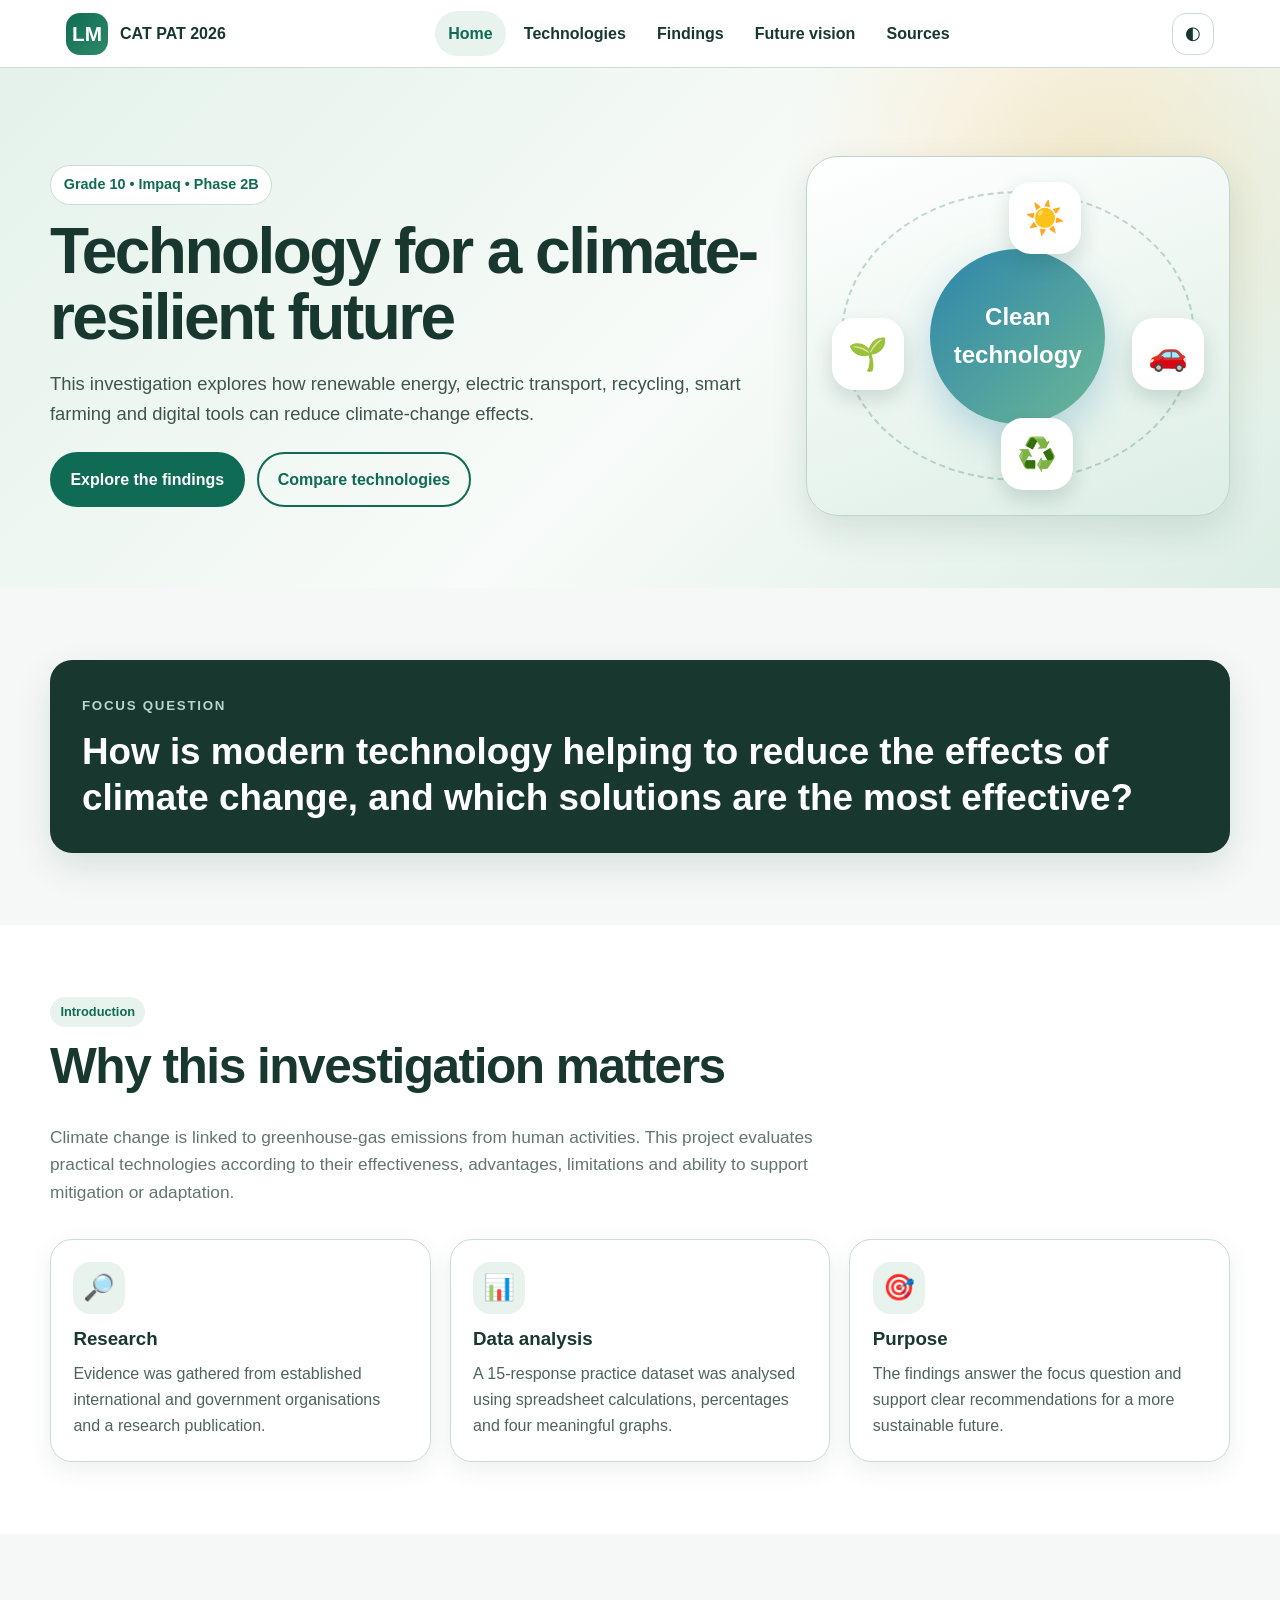
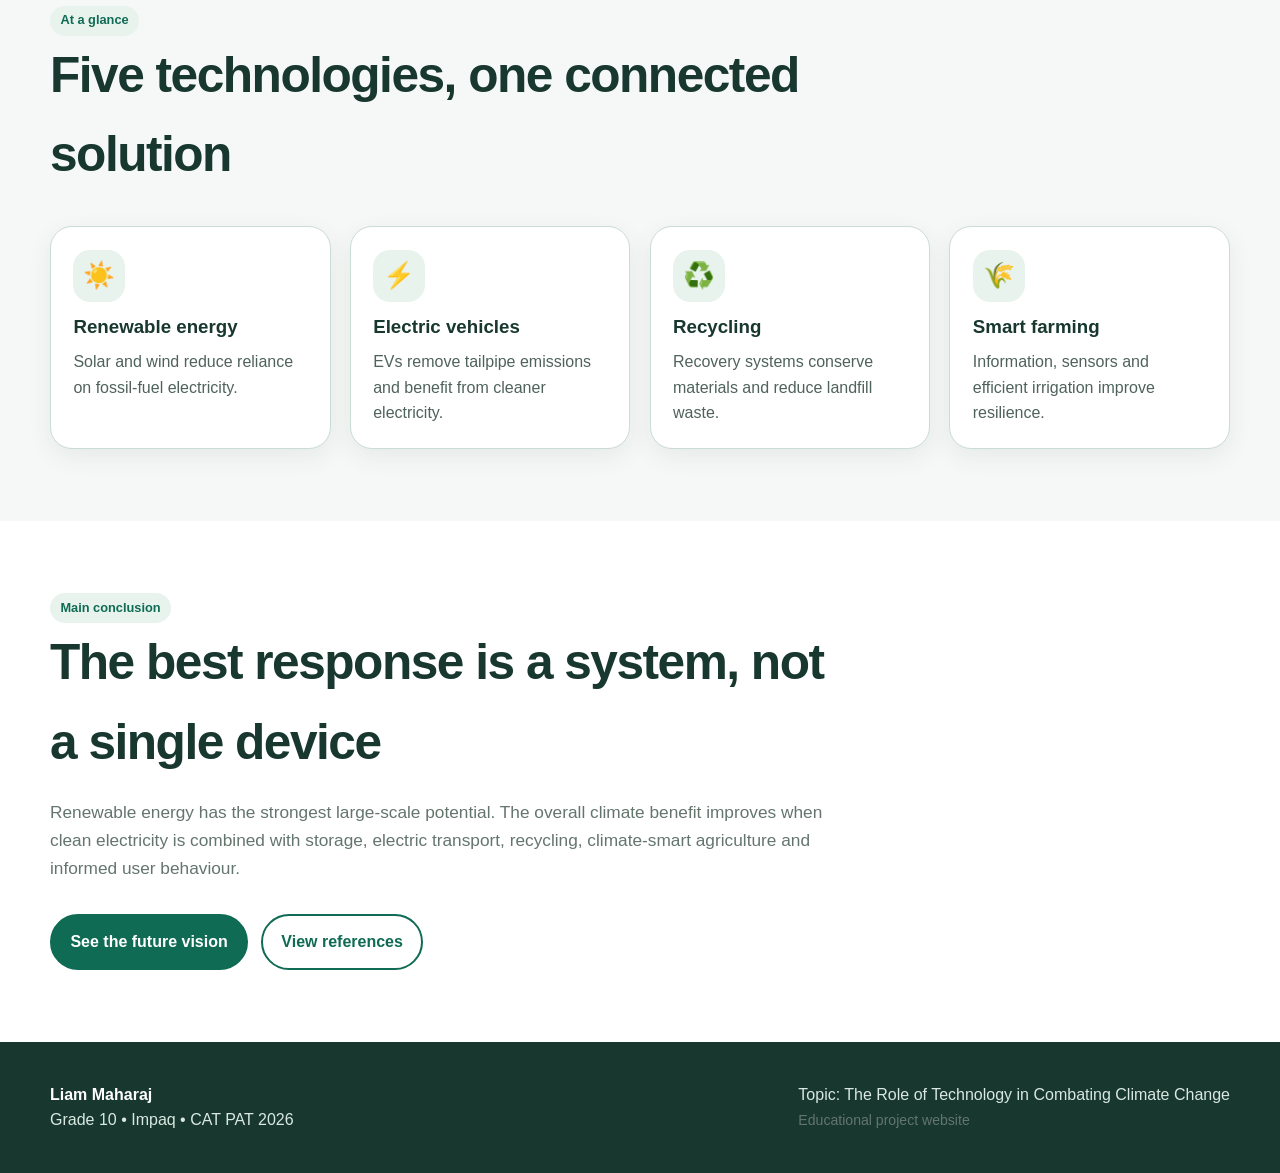
<file: CAT PAT Website 2026/index.html>
<!DOCTYPE html>
<html lang="en"><head><meta charset="utf-8"/><meta content="width=device-width,initial-scale=1" name="viewport"/><meta content="Grade 10 CAT PAT website about technology and climate change by Liam Maharaj." name="description"/><title>Technology and Climate Change | Liam Maharaj</title><link href="styles.css" rel="stylesheet"/><script defer="" src="script.js"></script></head><body><div aria-hidden="true" class="progress"></div><a class="skip-link" href="#main">Skip to content</a>
<header class="site-header"><nav aria-label="Main navigation" class="nav-wrap"><a class="brand" href="index.html"><span class="brand-mark">LM</span><span>CAT PAT 2026</span></a><button aria-controls="nav" aria-expanded="false" class="menu-btn">Menu</button><div class="nav-links" id="nav"><a aria-current="page" href="index.html">Home</a><a href="technologies.html">Technologies</a><a href="findings.html">Findings</a><a href="future.html">Future vision</a><a href="sources.html">Sources</a></div><button aria-label="Switch light or dark theme" class="theme-btn" title="Switch theme" type="button">◐</button></nav></header>
<main id="main"><section class="hero"><div class="hero-inner"><div><span class="eyebrow">Grade 10 • Impaq • Phase 2B</span><h1>Technology for a climate-resilient future</h1><p>This investigation explores how renewable energy, electric transport, recycling, smart farming and digital tools can reduce climate-change effects.</p><div class="actions"><a class="btn" href="findings.html">Explore the findings</a><a class="btn secondary" href="technologies.html">Compare technologies</a></div></div><div aria-label="Technology and climate illustration" class="hero-visual"><div class="orbit"></div><div class="tech-icon i1">☀️</div><div class="tech-icon i2">🚗</div><div class="tech-icon i3">♻️</div><div class="tech-icon i4">🌱</div><div class="globe">Clean<br/>technology</div></div></div></section>
<section class="section"><div class="container"><div class="focus reveal"><small>Focus question</small><blockquote>How is modern technology helping to reduce the effects of climate change, and which solutions are the most effective?</blockquote></div></div></section>
<section class="section alt"><div class="container"><div class="section-head reveal"><span class="tag">Introduction</span><h2>Why this investigation matters</h2><p>Climate change is linked to greenhouse-gas emissions from human activities. This project evaluates practical technologies according to their effectiveness, advantages, limitations and ability to support mitigation or adaptation.</p></div><div class="grid grid-3"><article class="card reveal"><div class="icon">🔎</div><h3>Research</h3><p>Evidence was gathered from established international and government organisations and a research publication.</p></article><article class="card reveal"><div class="icon">📊</div><h3>Data analysis</h3><p>A 15-response practice dataset was analysed using spreadsheet calculations, percentages and four meaningful graphs.</p></article><article class="card reveal"><div class="icon">🎯</div><h3>Purpose</h3><p>The findings answer the focus question and support clear recommendations for a more sustainable future.</p></article></div></div></section>
<section class="section"><div class="container"><div class="section-head reveal"><span class="tag">At a glance</span><h2>Five technologies, one connected solution</h2></div><div class="grid grid-4"><article class="card reveal"><div class="icon">☀️</div><h3>Renewable energy</h3><p>Solar and wind reduce reliance on fossil-fuel electricity.</p></article><article class="card reveal"><div class="icon">⚡</div><h3>Electric vehicles</h3><p>EVs remove tailpipe emissions and benefit from cleaner electricity.</p></article><article class="card reveal"><div class="icon">♻️</div><h3>Recycling</h3><p>Recovery systems conserve materials and reduce landfill waste.</p></article><article class="card reveal"><div class="icon">🌾</div><h3>Smart farming</h3><p>Information, sensors and efficient irrigation improve resilience.</p></article></div></div></section>
<section class="section alt"><div class="container"><div class="section-head reveal"><span class="tag">Main conclusion</span><h2>The best response is a system, not a single device</h2><p>Renewable energy has the strongest large-scale potential. The overall climate benefit improves when clean electricity is combined with storage, electric transport, recycling, climate-smart agriculture and informed user behaviour.</p></div><div class="actions"><a class="btn" href="future.html">See the future vision</a><a class="btn secondary" href="sources.html">View references</a></div></div></section></main>
<button aria-label="Back to top" class="back-top">↑</button><footer class="footer"><div class="footer-inner"><div><strong>Liam Maharaj</strong><br/>Grade 10 • Impaq • CAT PAT 2026</div><div>Topic: The Role of Technology in Combating Climate Change<br/><span class="small">Educational project website</span></div></div></footer></body></html>
</file>
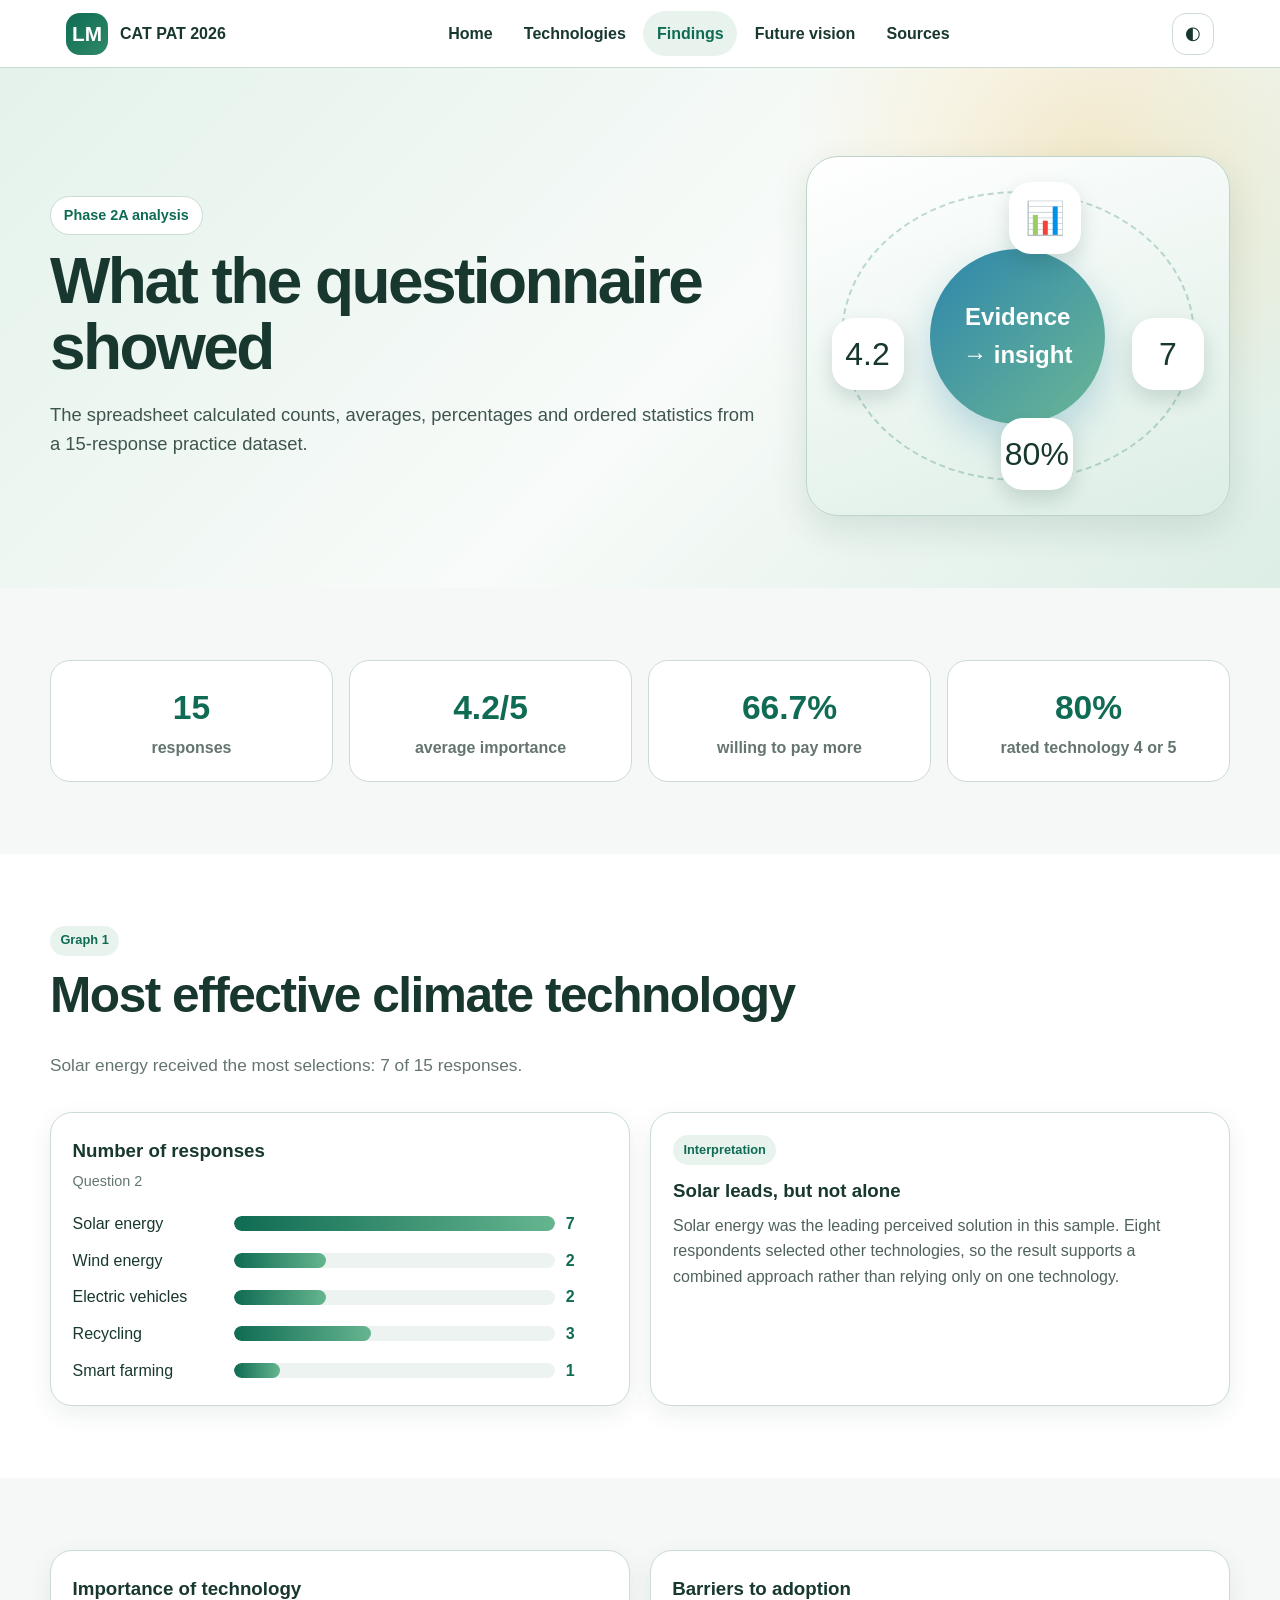
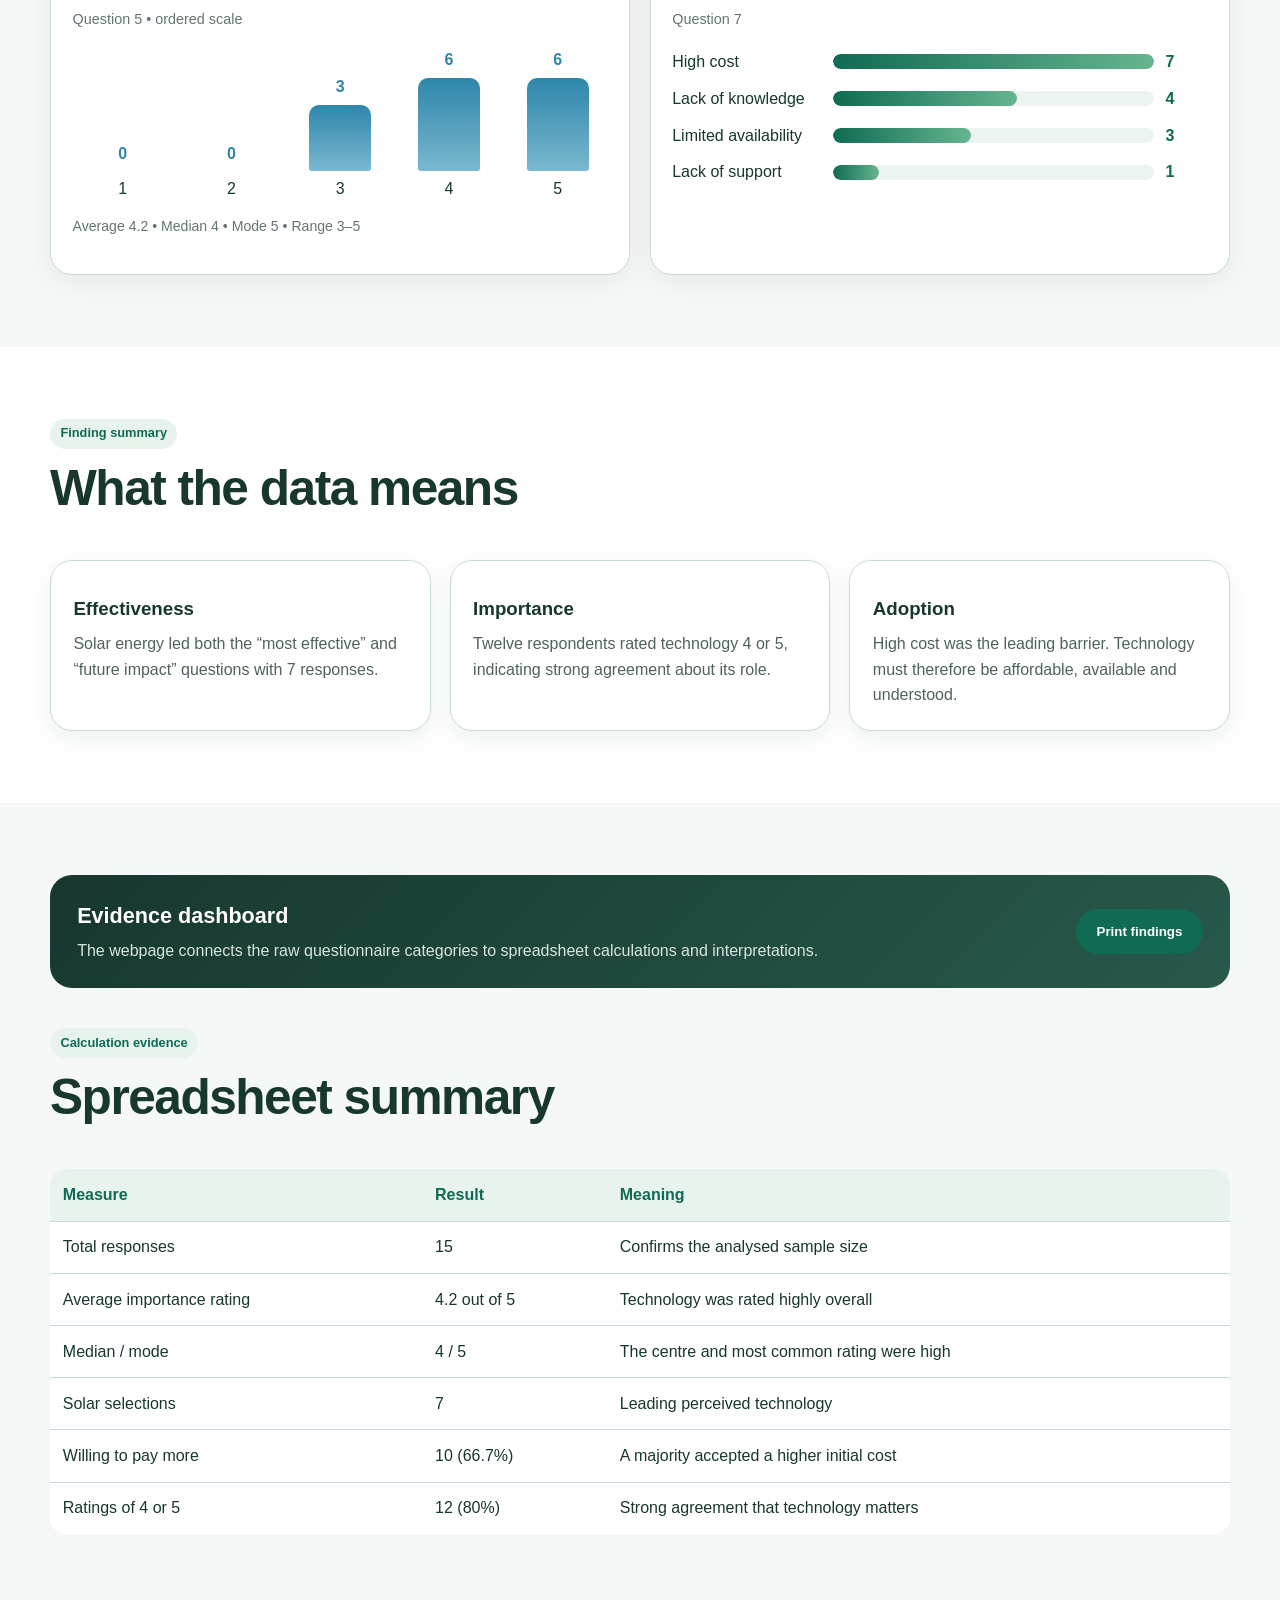
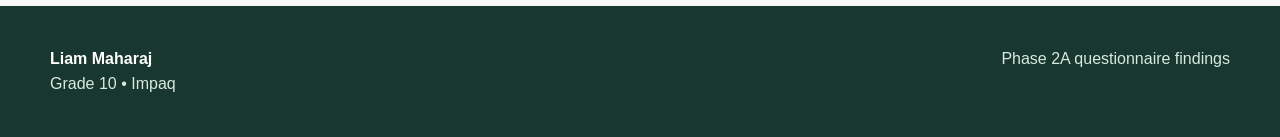
<file: CAT PAT Website 2026/findings.html>
<!DOCTYPE html>

<html lang="en"><head><meta charset="utf-8"/><meta content="width=device-width,initial-scale=1" name="viewport"/><meta content="Questionnaire findings from the Phase 2A spreadsheet." name="description"/><title>Findings | Climate Technology PAT</title><link href="styles.css" rel="stylesheet"/><script defer="" src="script.js"></script></head><body><div aria-hidden="true" class="progress"></div><a class="skip-link" href="#main">Skip to content</a><header class="site-header"><nav class="nav-wrap"><a class="brand" href="index.html"><span class="brand-mark">LM</span><span>CAT PAT 2026</span></a><button aria-controls="nav" aria-expanded="false" class="menu-btn">Menu</button><div class="nav-links" id="nav"><a href="index.html">Home</a><a href="technologies.html">Technologies</a><a aria-current="page" href="findings.html">Findings</a><a href="future.html">Future vision</a><a href="sources.html">Sources</a></div><button aria-label="Switch light or dark theme" class="theme-btn" title="Switch theme" type="button">◐</button></nav></header><main id="main">
<section class="hero"><div class="hero-inner"><div><span class="eyebrow">Phase 2A analysis</span><h1>What the questionnaire showed</h1><p>The spreadsheet calculated counts, averages, percentages and ordered statistics from a 15-response practice dataset.</p></div><div class="hero-visual"><div class="orbit"></div><div class="tech-icon i1">📊</div><div class="tech-icon i2">7</div><div class="tech-icon i3">80%</div><div class="tech-icon i4">4.2</div><div class="globe">Evidence<br/>→ insight</div></div></div></section>
<section class="section"><div class="container"><div class="metric-grid reveal"><div class="metric"><strong>15</strong><span>responses</span></div><div class="metric"><strong>4.2/5</strong><span>average importance</span></div><div class="metric"><strong>66.7%</strong><span>willing to pay more</span></div><div class="metric"><strong>80%</strong><span>rated technology 4 or 5</span></div></div></div></section>
<section class="section alt"><div class="container"><div class="section-head reveal"><span class="tag">Graph 1</span><h2>Most effective climate technology</h2><p>Solar energy received the most selections: 7 of 15 responses.</p></div><div class="chart-grid"><article class="chart-card reveal"><h3>Number of responses</h3><span class="sub">Question 2</span><div class="bars"><div class="bar-row"><span>Solar energy</span><div class="bar-track"><div class="bar-fill" data-width="100%"></div></div><span class="bar-value">7</span></div><div class="bar-row"><span>Wind energy</span><div class="bar-track"><div class="bar-fill" data-width="28.6%"></div></div><span class="bar-value">2</span></div><div class="bar-row"><span>Electric vehicles</span><div class="bar-track"><div class="bar-fill" data-width="28.6%"></div></div><span class="bar-value">2</span></div><div class="bar-row"><span>Recycling</span><div class="bar-track"><div class="bar-fill" data-width="42.9%"></div></div><span class="bar-value">3</span></div><div class="bar-row"><span>Smart farming</span><div class="bar-track"><div class="bar-fill" data-width="14.3%"></div></div><span class="bar-value">1</span></div></div></article><article class="card reveal"><span class="tag">Interpretation</span><h3>Solar leads, but not alone</h3><p>Solar energy was the leading perceived solution in this sample. Eight respondents selected other technologies, so the result supports a combined approach rather than relying only on one technology.</p></article></div></div></section>
<section class="section"><div class="container"><div class="chart-grid"><article class="chart-card reveal"><h3>Importance of technology</h3><span class="sub">Question 5 • ordered scale</span><div class="scale"><div class="column"><b>0</b><div class="col" data-height="0%"></div><span>1</span></div><div class="column"><b>0</b><div class="col" data-height="0%"></div><span>2</span></div><div class="column"><b>3</b><div class="col" data-height="43%"></div><span>3</span></div><div class="column"><b>6</b><div class="col" data-height="86%"></div><span>4</span></div><div class="column"><b>6</b><div class="col" data-height="86%"></div><span>5</span></div></div><p class="small">Average 4.2 • Median 4 • Mode 5 • Range 3–5</p></article><article class="chart-card reveal"><h3>Barriers to adoption</h3><span class="sub">Question 7</span><div class="bars"><div class="bar-row"><span>High cost</span><div class="bar-track"><div class="bar-fill" data-width="100%"></div></div><span class="bar-value">7</span></div><div class="bar-row"><span>Lack of knowledge</span><div class="bar-track"><div class="bar-fill" data-width="57.1%"></div></div><span class="bar-value">4</span></div><div class="bar-row"><span>Limited availability</span><div class="bar-track"><div class="bar-fill" data-width="42.9%"></div></div><span class="bar-value">3</span></div><div class="bar-row"><span>Lack of support</span><div class="bar-track"><div class="bar-fill" data-width="14.3%"></div></div><span class="bar-value">1</span></div></div></article></div></div></section>
<section class="section alt"><div class="container"><div class="section-head reveal"><span class="tag">Finding summary</span><h2>What the data means</h2></div><div class="grid grid-3"><article class="card reveal"><h3>Effectiveness</h3><p>Solar energy led both the “most effective” and “future impact” questions with 7 responses.</p></article><article class="card reveal"><h3>Importance</h3><p>Twelve respondents rated technology 4 or 5, indicating strong agreement about its role.</p></article><article class="card reveal"><h3>Adoption</h3><p>High cost was the leading barrier. Technology must therefore be affordable, available and understood.</p></article></div></div></section><section class="section"><div class="container"><div class="dashboard-callout reveal"><div><strong>Evidence dashboard</strong><p>The webpage connects the raw questionnaire categories to spreadsheet calculations and interpretations.</p></div><button class="btn print-btn" type="button">Print findings</button></div><div class="section-head reveal" style="margin-top:2.5rem"><span class="tag">Calculation evidence</span><h2>Spreadsheet summary</h2></div><div class="reveal" style="overflow-x:auto"><table class="mini-table"><thead><tr><th>Measure</th><th>Result</th><th>Meaning</th></tr></thead><tbody><tr><td>Total responses</td><td>15</td><td>Confirms the analysed sample size</td></tr><tr><td>Average importance rating</td><td>4.2 out of 5</td><td>Technology was rated highly overall</td></tr><tr><td>Median / mode</td><td>4 / 5</td><td>The centre and most common rating were high</td></tr><tr><td>Solar selections</td><td>7</td><td>Leading perceived technology</td></tr><tr><td>Willing to pay more</td><td>10 (66.7%)</td><td>A majority accepted a higher initial cost</td></tr><tr><td>Ratings of 4 or 5</td><td>12 (80%)</td><td>Strong agreement that technology matters</td></tr></tbody></table></div></div></section></main><button aria-label="Back to top" class="back-top">↑</button><footer class="footer"><div class="footer-inner"><div><strong>Liam Maharaj</strong><br/>Grade 10 • Impaq</div><div>Phase 2A questionnaire findings</div></div></footer></body></html>
</file>
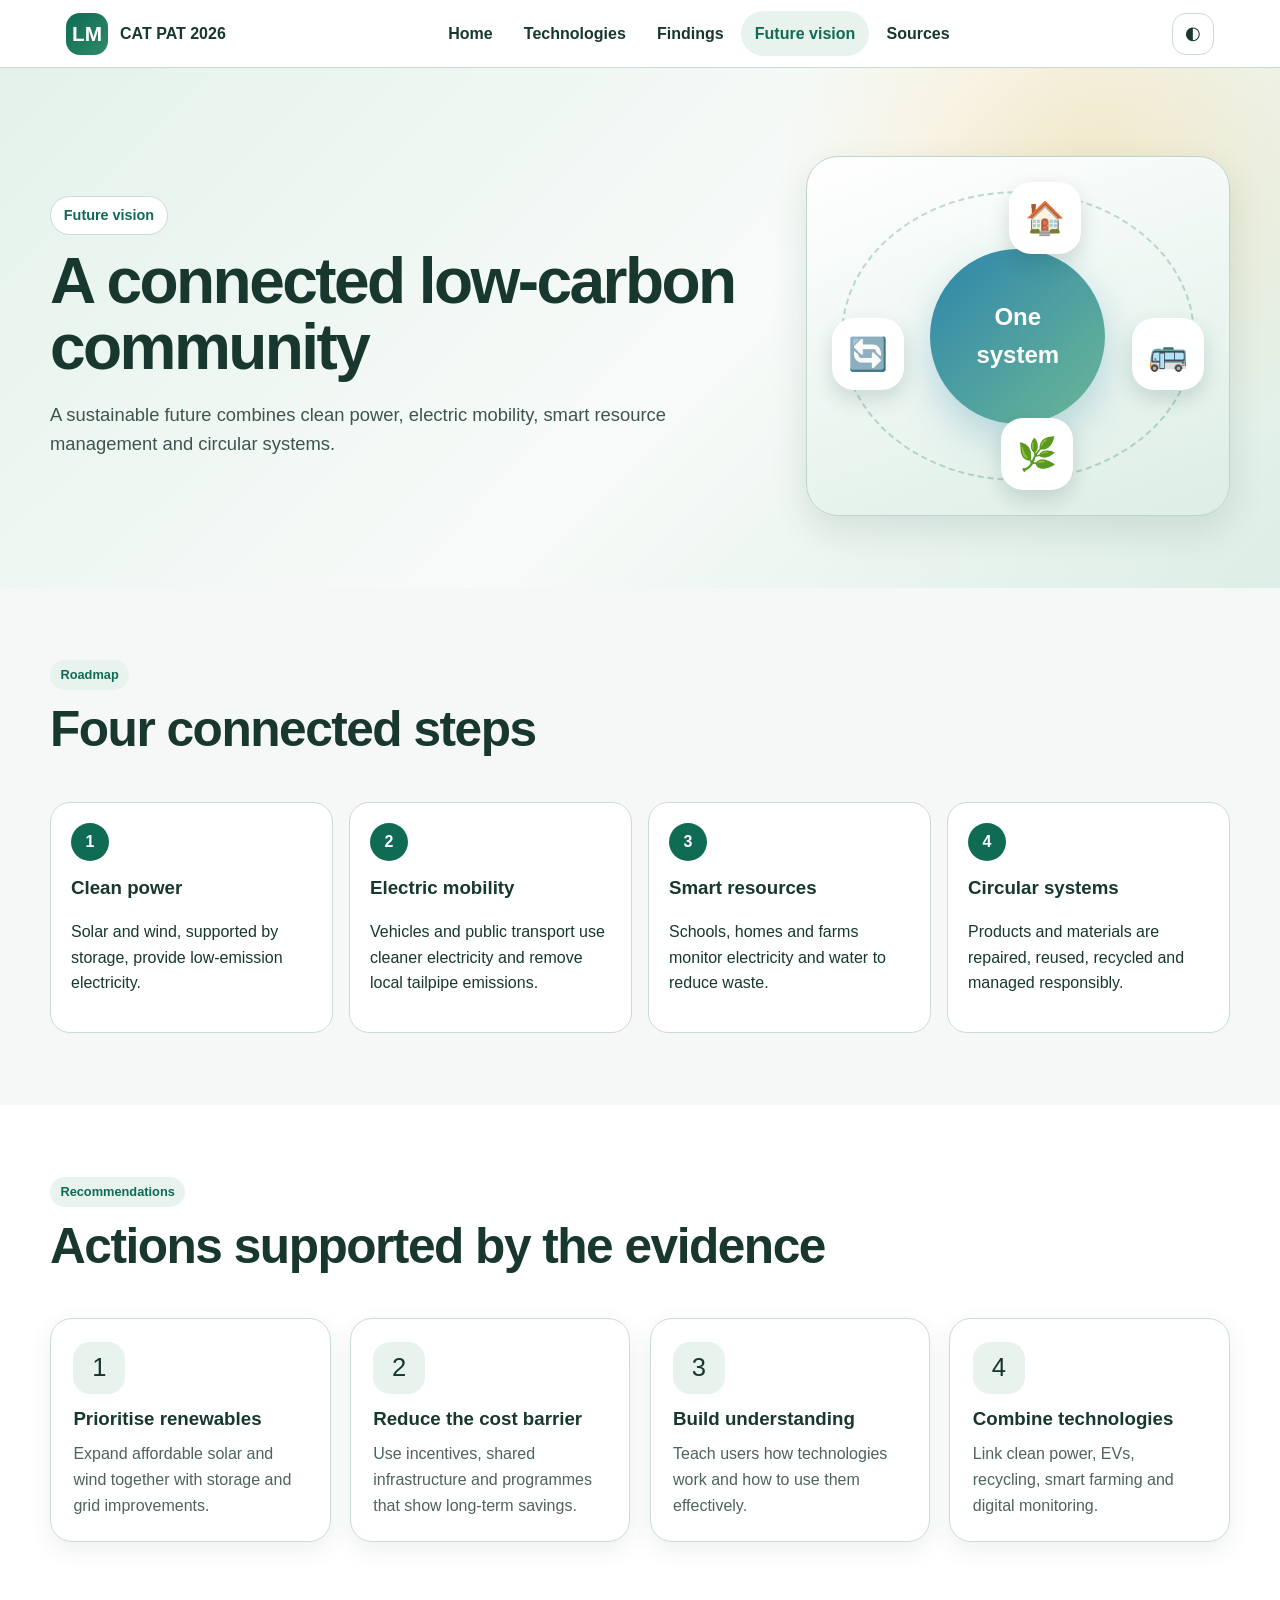
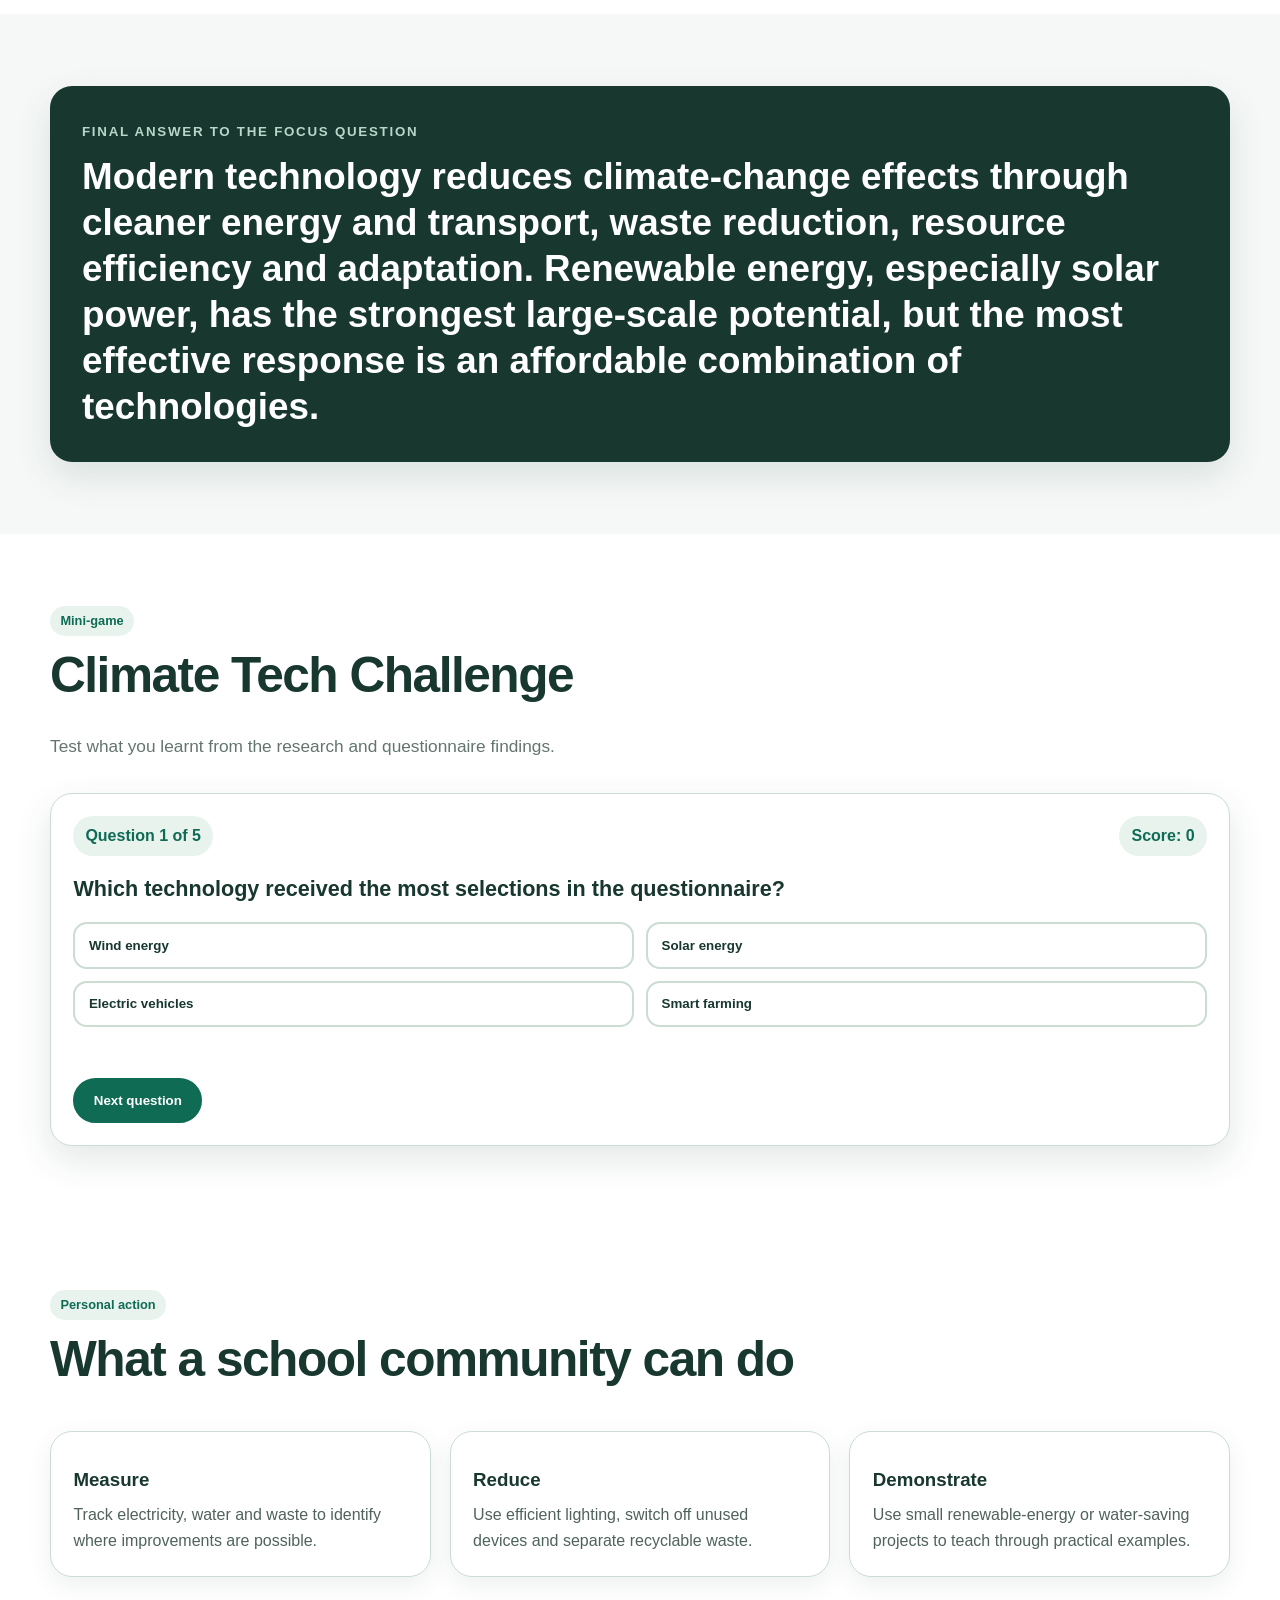
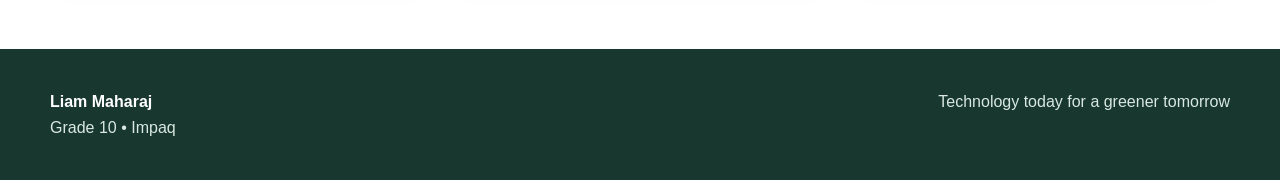
<file: CAT PAT Website 2026/future.html>
<!DOCTYPE html>

<html lang="en"><head><meta charset="utf-8"/><meta content="width=device-width,initial-scale=1" name="viewport"/><meta content="Future vision and recommendations for climate technology." name="description"/><title>Future Vision | Climate Technology PAT</title><link href="styles.css" rel="stylesheet"/><script defer="" src="script.js"></script></head><body><div aria-hidden="true" class="progress"></div><a class="skip-link" href="#main">Skip to content</a><header class="site-header"><nav class="nav-wrap"><a class="brand" href="index.html"><span class="brand-mark">LM</span><span>CAT PAT 2026</span></a><button aria-controls="nav" aria-expanded="false" class="menu-btn">Menu</button><div class="nav-links" id="nav"><a href="index.html">Home</a><a href="technologies.html">Technologies</a><a href="findings.html">Findings</a><a aria-current="page" href="future.html">Future vision</a><a href="sources.html">Sources</a></div><button aria-label="Switch light or dark theme" class="theme-btn" title="Switch theme" type="button">◐</button></nav></header><main id="main">
<section class="hero"><div class="hero-inner"><div><span class="eyebrow">Future vision</span><h1>A connected low-carbon community</h1><p>A sustainable future combines clean power, electric mobility, smart resource management and circular systems.</p></div><div class="hero-visual"><div class="orbit"></div><div class="tech-icon i1">🏠</div><div class="tech-icon i2">🚌</div><div class="tech-icon i3">🌿</div><div class="tech-icon i4">🔄</div><div class="globe">One<br/>system</div></div></div></section>
<section class="section"><div class="container"><div class="section-head reveal"><span class="tag">Roadmap</span><h2>Four connected steps</h2></div><div class="pathway"><article class="step reveal"><h3>Clean power</h3><p>Solar and wind, supported by storage, provide low-emission electricity.</p></article><article class="step reveal"><h3>Electric mobility</h3><p>Vehicles and public transport use cleaner electricity and remove local tailpipe emissions.</p></article><article class="step reveal"><h3>Smart resources</h3><p>Schools, homes and farms monitor electricity and water to reduce waste.</p></article><article class="step reveal"><h3>Circular systems</h3><p>Products and materials are repaired, reused, recycled and managed responsibly.</p></article></div></div></section>
<section class="section alt"><div class="container"><div class="section-head reveal"><span class="tag">Recommendations</span><h2>Actions supported by the evidence</h2></div><div class="grid grid-4"><article class="card reveal"><div class="icon">1</div><h3>Prioritise renewables</h3><p>Expand affordable solar and wind together with storage and grid improvements.</p></article><article class="card reveal"><div class="icon">2</div><h3>Reduce the cost barrier</h3><p>Use incentives, shared infrastructure and programmes that show long-term savings.</p></article><article class="card reveal"><div class="icon">3</div><h3>Build understanding</h3><p>Teach users how technologies work and how to use them effectively.</p></article><article class="card reveal"><div class="icon">4</div><h3>Combine technologies</h3><p>Link clean power, EVs, recycling, smart farming and digital monitoring.</p></article></div></div></section>
<section class="section"><div class="container"><div class="focus reveal"><small>Final answer to the focus question</small><blockquote>Modern technology reduces climate-change effects through cleaner energy and transport, waste reduction, resource efficiency and adaptation. Renewable energy, especially solar power, has the strongest large-scale potential, but the most effective response is an affordable combination of technologies.</blockquote></div></div></section>
<section class="section alt" id="game"><div class="container"><div class="section-head reveal"><span class="tag">Mini-game</span><h2>Climate Tech Challenge</h2><p>Test what you learnt from the research and questionnaire findings.</p></div><div class="game-shell reveal" data-climate-game=""><div data-game-play=""><div class="game-meta"><span class="game-stat" data-game-progress="">Question 1 of 5</span><span class="game-stat" data-game-score="">Score: 0</span></div><div class="game-question" data-game-question=""></div><div class="game-options" data-game-options=""></div><div aria-live="polite" class="game-feedback" data-game-feedback=""></div><div class="game-controls"><button class="btn" data-game-next="" hidden="" type="button">Next question</button></div></div><div class="game-result" data-game-result=""><div class="badge">✓</div><h3>Challenge complete</h3><p data-game-final=""></p><button class="btn" data-game-restart="" type="button">Play again</button></div></div></div></section><section class="section alt"><div class="container"><div class="section-head reveal"><span class="tag">Personal action</span><h2>What a school community can do</h2></div><div class="grid grid-3"><article class="card reveal"><h3>Measure</h3><p>Track electricity, water and waste to identify where improvements are possible.</p></article><article class="card reveal"><h3>Reduce</h3><p>Use efficient lighting, switch off unused devices and separate recyclable waste.</p></article><article class="card reveal"><h3>Demonstrate</h3><p>Use small renewable-energy or water-saving projects to teach through practical examples.</p></article></div></div></section></main><button aria-label="Back to top" class="back-top">↑</button><footer class="footer"><div class="footer-inner"><div><strong>Liam Maharaj</strong><br/>Grade 10 • Impaq</div><div>Technology today for a greener tomorrow</div></div></footer></body></html>
</file>
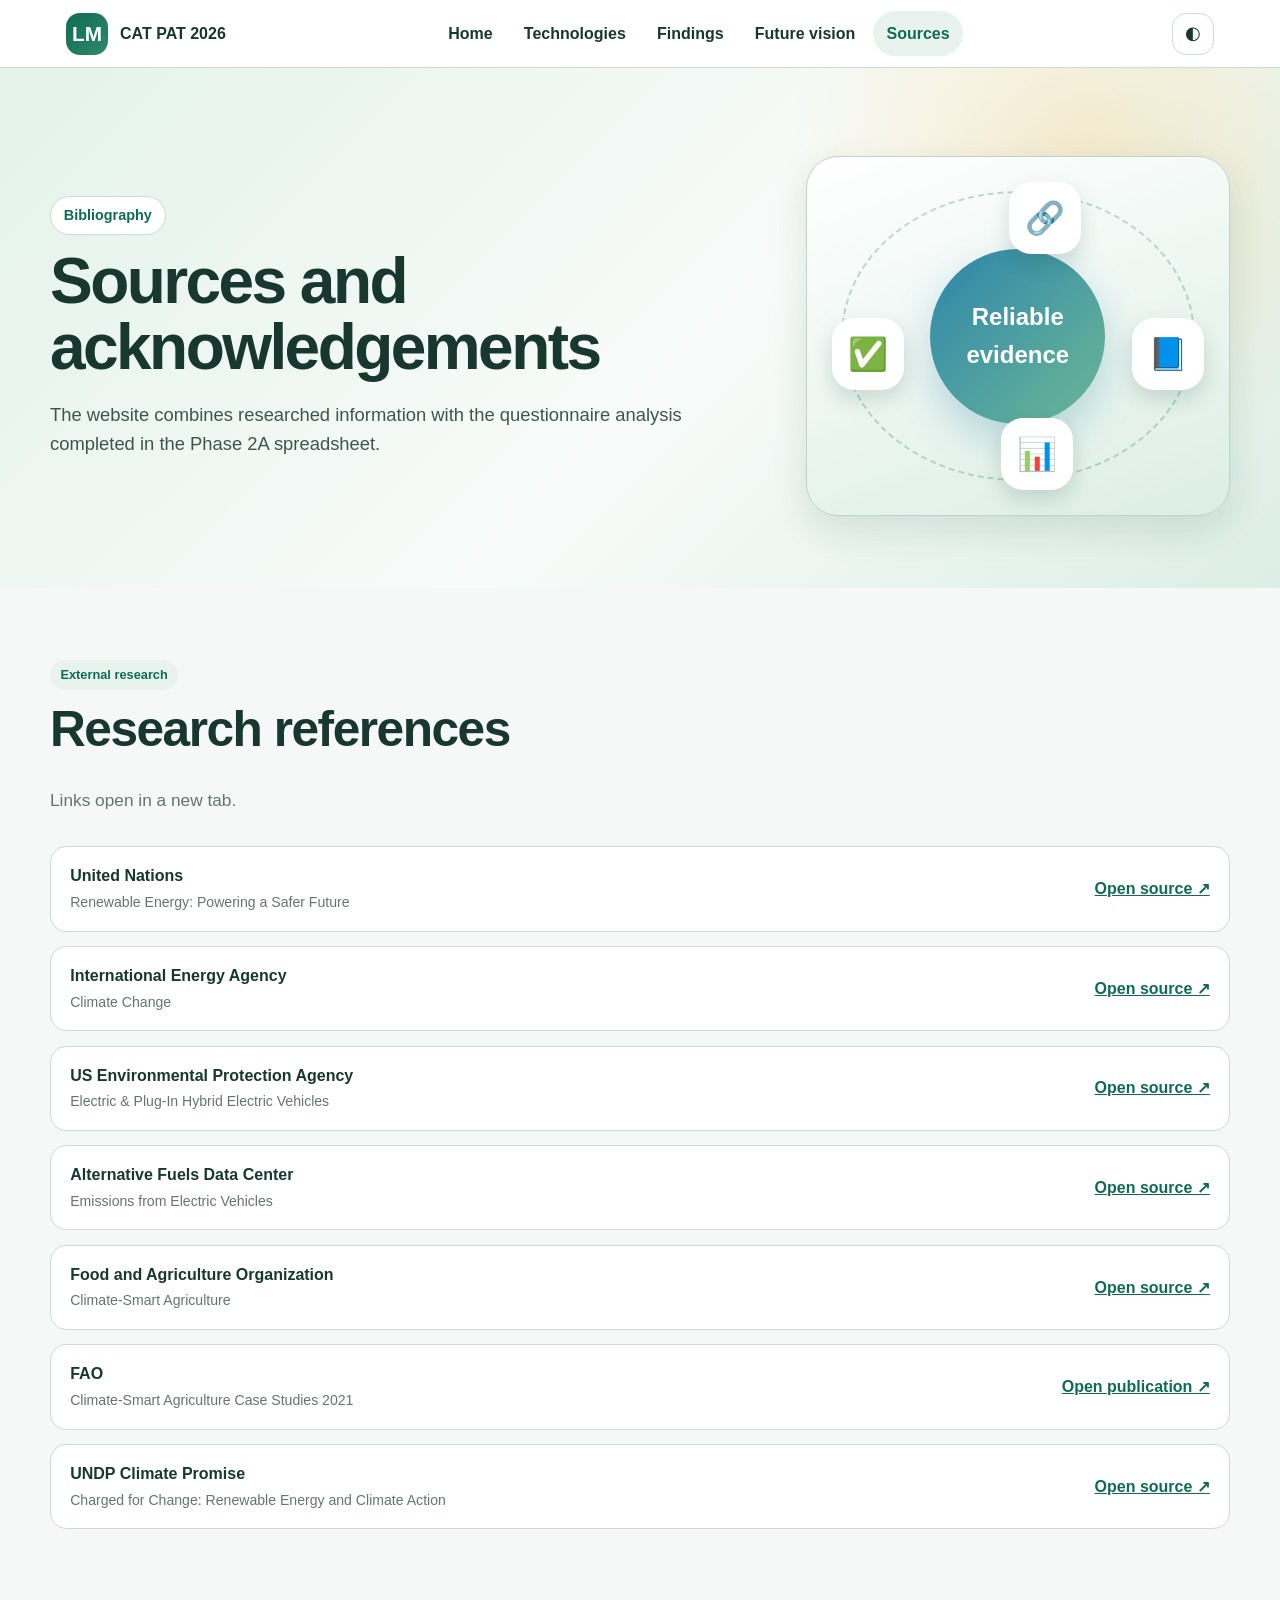
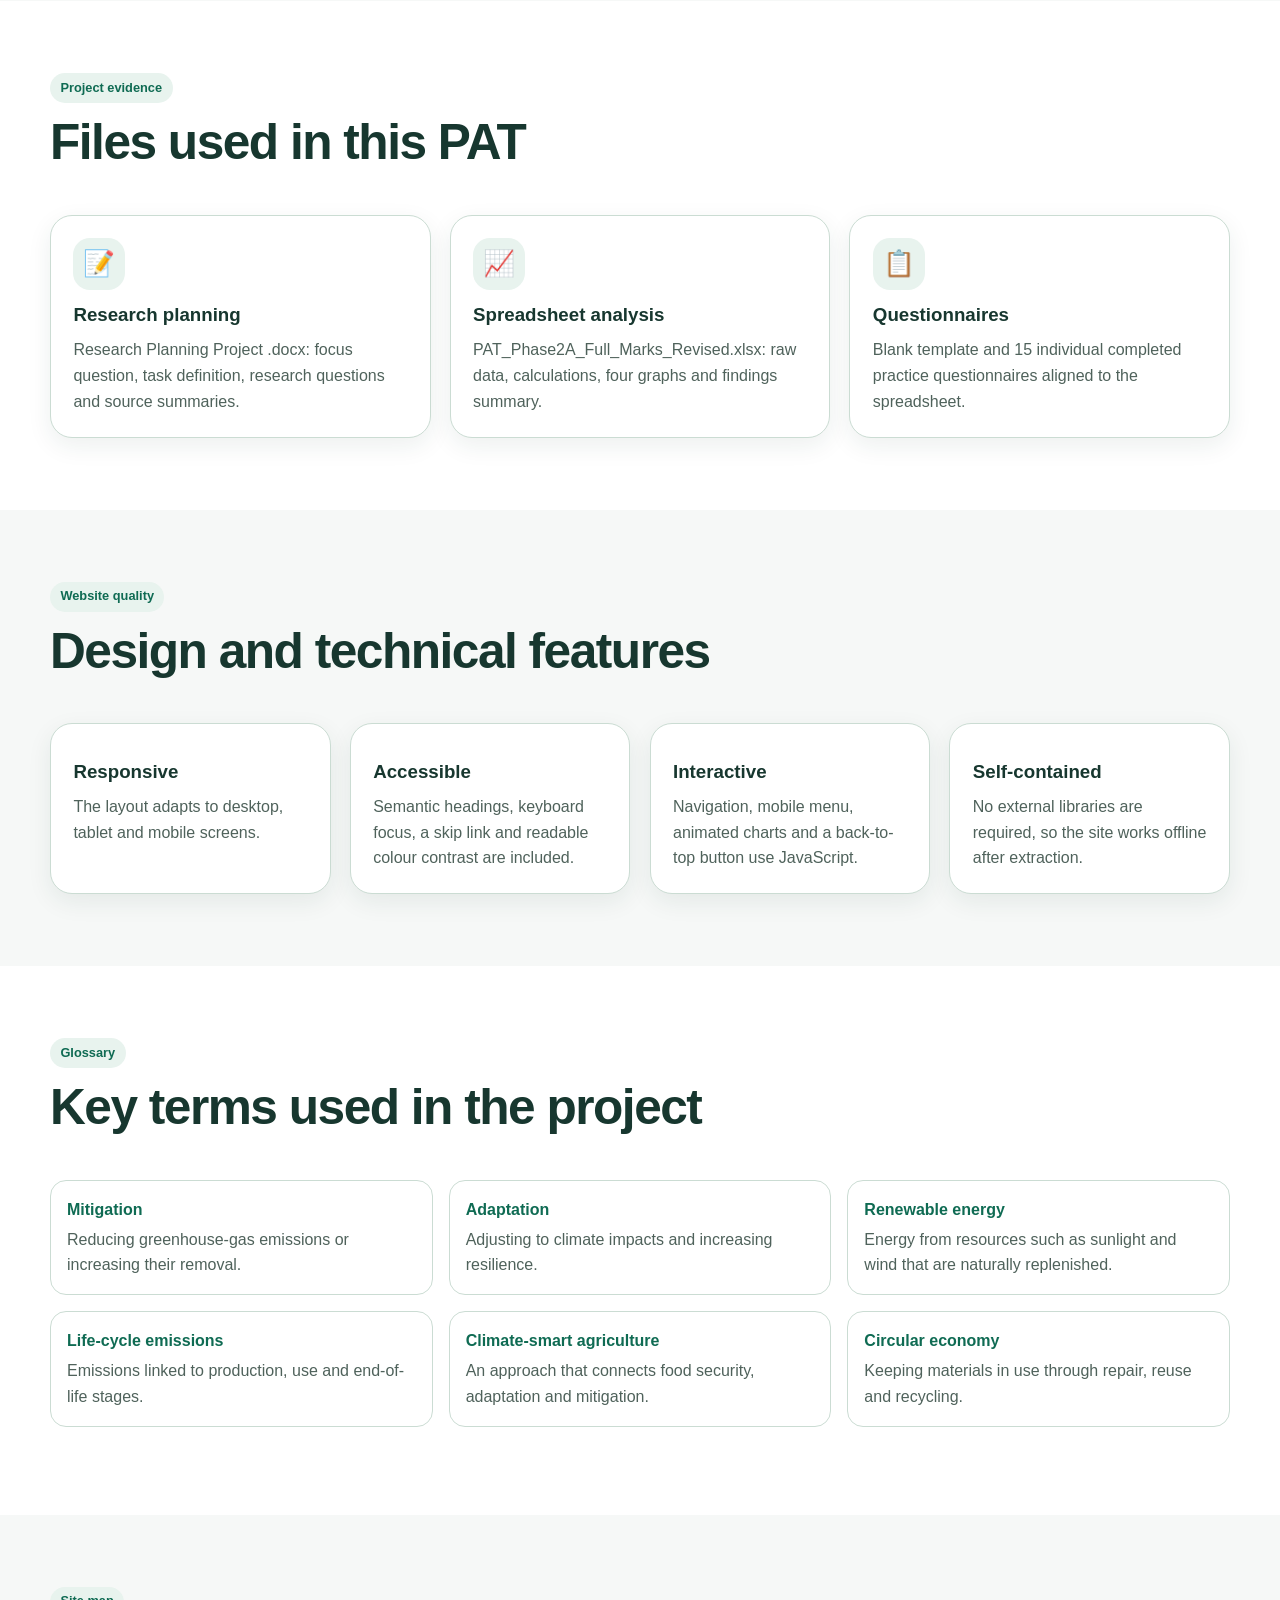
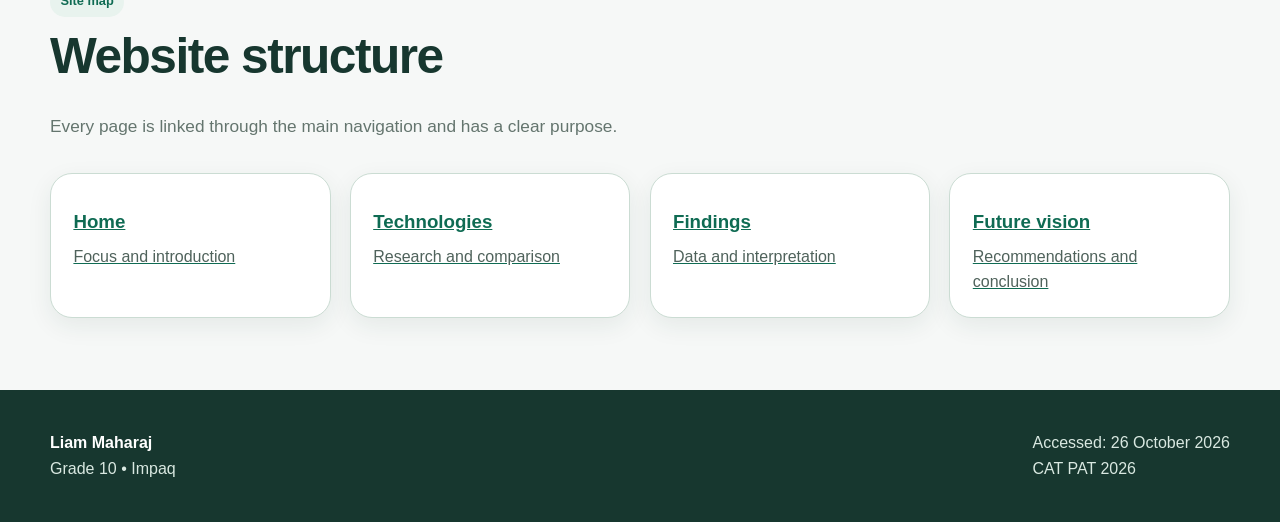
<file: CAT PAT Website 2026/sources.html>
<!DOCTYPE html>

<html lang="en"><head><meta charset="utf-8"/><meta content="width=device-width,initial-scale=1" name="viewport"/><meta content="References and project data sources." name="description"/><title>Sources | Climate Technology PAT</title><link href="styles.css" rel="stylesheet"/><script defer="" src="script.js"></script></head><body><div aria-hidden="true" class="progress"></div><a class="skip-link" href="#main">Skip to content</a><header class="site-header"><nav class="nav-wrap"><a class="brand" href="index.html"><span class="brand-mark">LM</span><span>CAT PAT 2026</span></a><button aria-controls="nav" aria-expanded="false" class="menu-btn">Menu</button><div class="nav-links" id="nav"><a href="index.html">Home</a><a href="technologies.html">Technologies</a><a href="findings.html">Findings</a><a href="future.html">Future vision</a><a aria-current="page" href="sources.html">Sources</a></div><button aria-label="Switch light or dark theme" class="theme-btn" title="Switch theme" type="button">◐</button></nav></header><main id="main">
<section class="hero"><div class="hero-inner"><div><span class="eyebrow">Bibliography</span><h1>Sources and acknowledgements</h1><p>The website combines researched information with the questionnaire analysis completed in the Phase 2A spreadsheet.</p></div><div class="hero-visual"><div class="orbit"></div><div class="tech-icon i1">🔗</div><div class="tech-icon i2">📘</div><div class="tech-icon i3">📊</div><div class="tech-icon i4">✅</div><div class="globe">Reliable<br/>evidence</div></div></div></section>
<section class="section"><div class="container"><div class="section-head reveal"><span class="tag">External research</span><h2>Research references</h2><p>Links open in a new tab.</p></div><div class="source-list"><div class="source reveal"><div><strong>United Nations</strong><br/><span class="small">Renewable Energy: Powering a Safer Future</span></div><a href="https://www.un.org/en/climatechange/raising-ambition/renewable-energy" rel="noopener" target="_blank">Open source ↗</a></div><div class="source reveal"><div><strong>International Energy Agency</strong><br/><span class="small">Climate Change</span></div><a href="https://www.iea.org/topics/climate-change" rel="noopener" target="_blank">Open source ↗</a></div><div class="source reveal"><div><strong>US Environmental Protection Agency</strong><br/><span class="small">Electric &amp; Plug-In Hybrid Electric Vehicles</span></div><a href="https://www.epa.gov/greenvehicles/electric-plug-hybrid-electric-vehicles" rel="noopener" target="_blank">Open source ↗</a></div><div class="source reveal"><div><strong>Alternative Fuels Data Center</strong><br/><span class="small">Emissions from Electric Vehicles</span></div><a href="https://afdc.energy.gov/vehicles/electric-emissions" rel="noopener" target="_blank">Open source ↗</a></div><div class="source reveal"><div><strong>Food and Agriculture Organization</strong><br/><span class="small">Climate-Smart Agriculture</span></div><a href="https://www.fao.org/policy-support/policy-themes/climate-smart-agriculture/en/" rel="noopener" target="_blank">Open source ↗</a></div><div class="source reveal"><div><strong>FAO</strong><br/><span class="small">Climate-Smart Agriculture Case Studies 2021</span></div><a href="https://doi.org/10.4060/cb5359en" rel="noopener" target="_blank">Open publication ↗</a></div><div class="source reveal"><div><strong>UNDP Climate Promise</strong><br/><span class="small">Charged for Change: Renewable Energy and Climate Action</span></div><a href="https://climatepromise.undp.org/charged-for-change-renewable-energy-climate-action" rel="noopener" target="_blank">Open source ↗</a></div></div></div></section>
<section class="section alt"><div class="container"><div class="section-head reveal"><span class="tag">Project evidence</span><h2>Files used in this PAT</h2></div><div class="grid grid-3"><article class="card reveal"><div class="icon">📝</div><h3>Research planning</h3><p>Research Planning Project .docx: focus question, task definition, research questions and source summaries.</p></article><article class="card reveal"><div class="icon">📈</div><h3>Spreadsheet analysis</h3><p>PAT_Phase2A_Full_Marks_Revised.xlsx: raw data, calculations, four graphs and findings summary.</p></article><article class="card reveal"><div class="icon">📋</div><h3>Questionnaires</h3><p>Blank template and 15 individual completed practice questionnaires aligned to the spreadsheet.</p></article></div></div></section>
<section class="section"><div class="container"><div class="section-head reveal"><span class="tag">Website quality</span><h2>Design and technical features</h2></div><div class="grid grid-4"><article class="card reveal"><h3>Responsive</h3><p>The layout adapts to desktop, tablet and mobile screens.</p></article><article class="card reveal"><h3>Accessible</h3><p>Semantic headings, keyboard focus, a skip link and readable colour contrast are included.</p></article><article class="card reveal"><h3>Interactive</h3><p>Navigation, mobile menu, animated charts and a back-to-top button use JavaScript.</p></article><article class="card reveal"><h3>Self-contained</h3><p>No external libraries are required, so the site works offline after extraction.</p></article></div></div></section><section class="section alt"><div class="container"><div class="section-head reveal"><span class="tag">Glossary</span><h2>Key terms used in the project</h2></div><dl class="glossary"><div class="term reveal"><dt>Mitigation</dt><dd>Reducing greenhouse-gas emissions or increasing their removal.</dd></div><div class="term reveal"><dt>Adaptation</dt><dd>Adjusting to climate impacts and increasing resilience.</dd></div><div class="term reveal"><dt>Renewable energy</dt><dd>Energy from resources such as sunlight and wind that are naturally replenished.</dd></div><div class="term reveal"><dt>Life-cycle emissions</dt><dd>Emissions linked to production, use and end-of-life stages.</dd></div><div class="term reveal"><dt>Climate-smart agriculture</dt><dd>An approach that connects food security, adaptation and mitigation.</dd></div><div class="term reveal"><dt>Circular economy</dt><dd>Keeping materials in use through repair, reuse and recycling.</dd></div></dl></div></section><section class="section"><div class="container"><div class="section-head reveal"><span class="tag">Site map</span><h2>Website structure</h2><p>Every page is linked through the main navigation and has a clear purpose.</p></div><div class="grid grid-4"><a class="card" href="index.html"><h3>Home</h3><p>Focus and introduction</p></a><a class="card" href="technologies.html"><h3>Technologies</h3><p>Research and comparison</p></a><a class="card" href="findings.html"><h3>Findings</h3><p>Data and interpretation</p></a><a class="card" href="future.html"><h3>Future vision</h3><p>Recommendations and conclusion</p></a></div></div></section></main><button aria-label="Back to top" class="back-top">↑</button><footer class="footer"><div class="footer-inner"><div><strong>Liam Maharaj</strong><br/>Grade 10 • Impaq</div><div>Accessed: 26 October 2026<br/>CAT PAT 2026</div></div></footer></body></html>
</file>
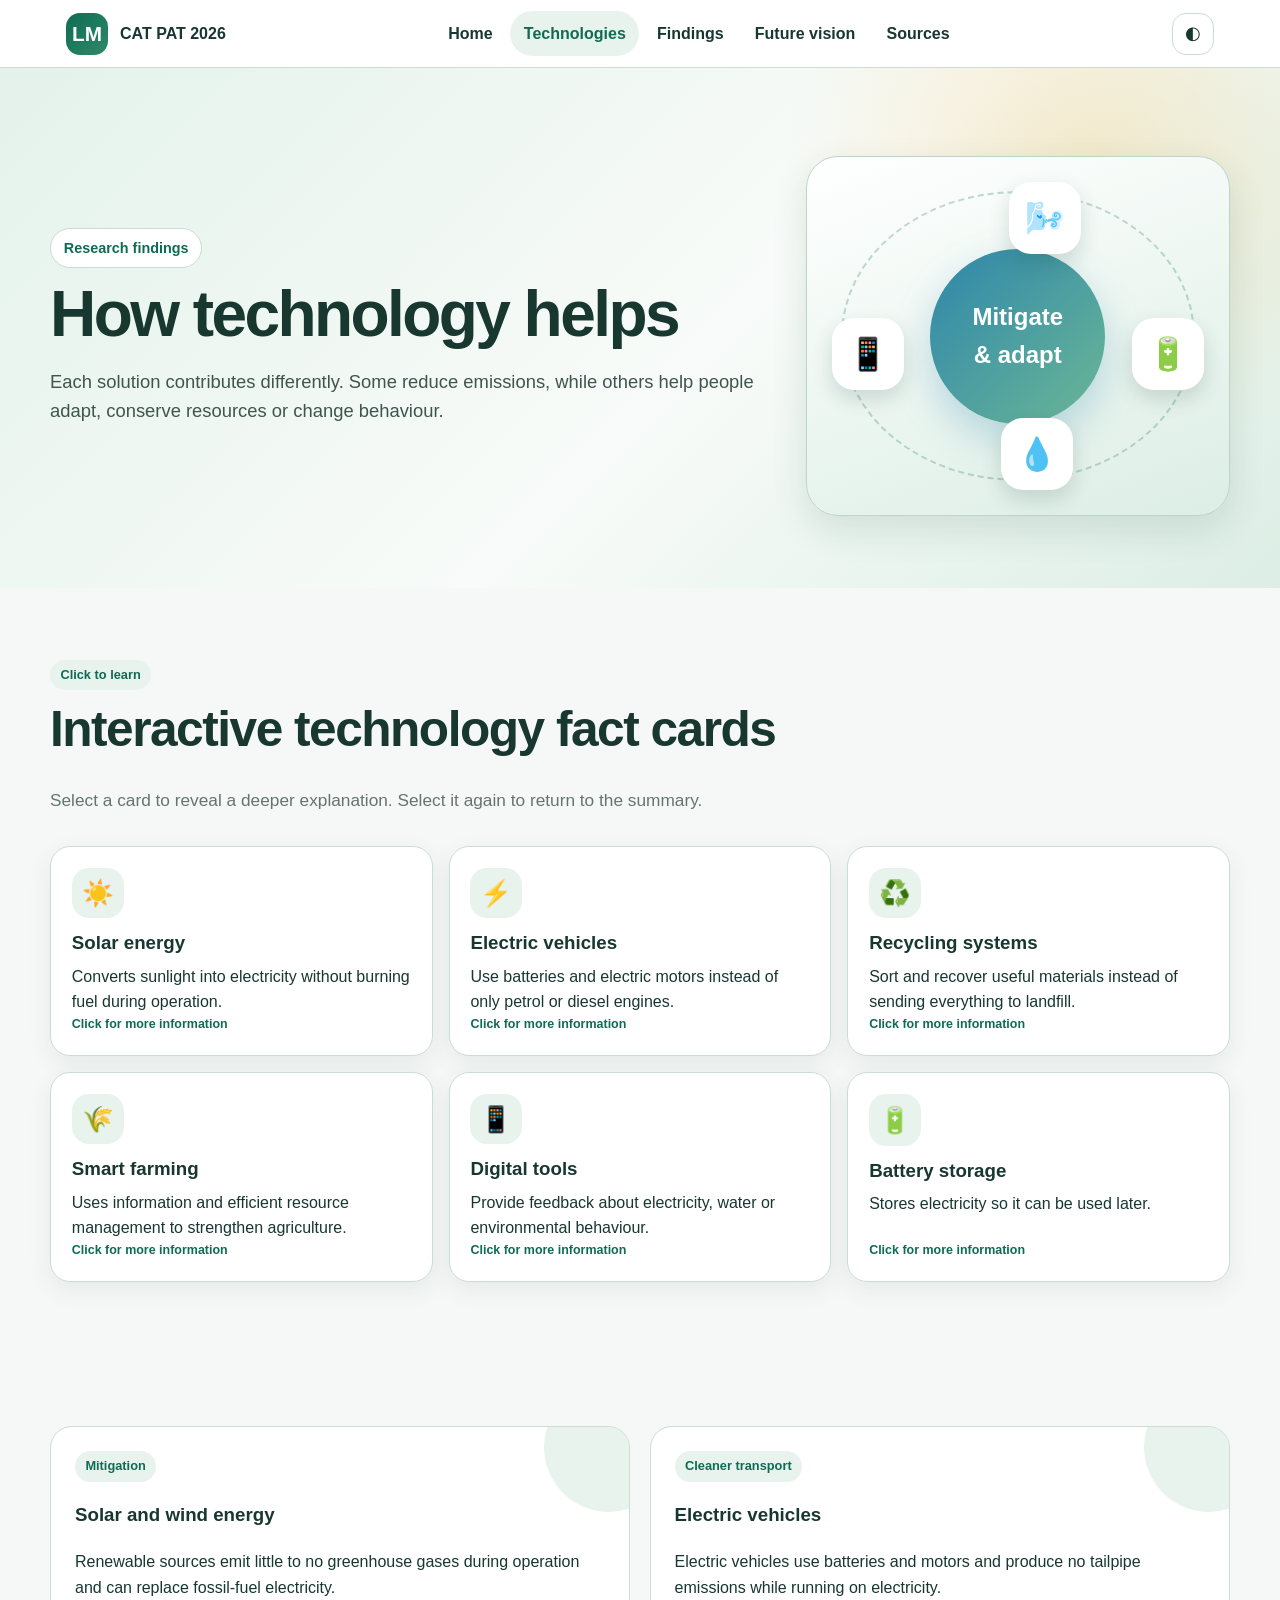
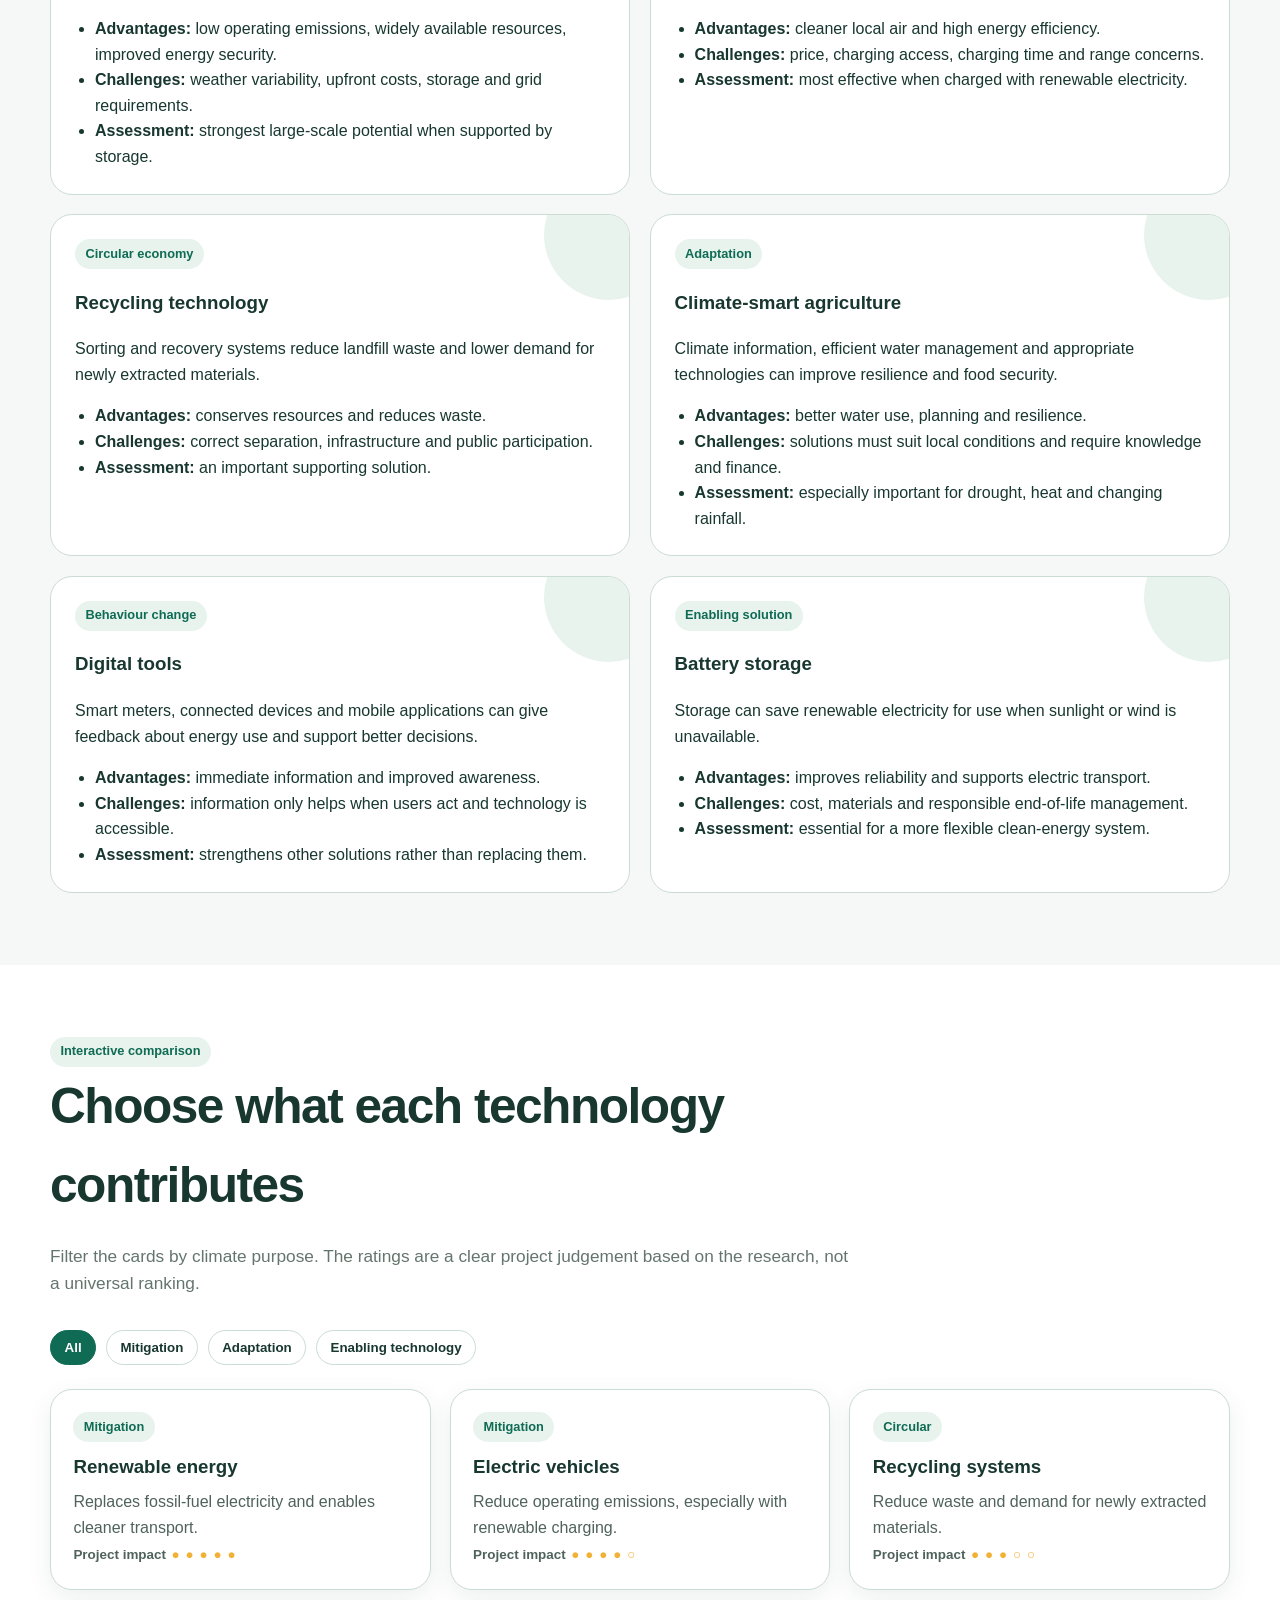
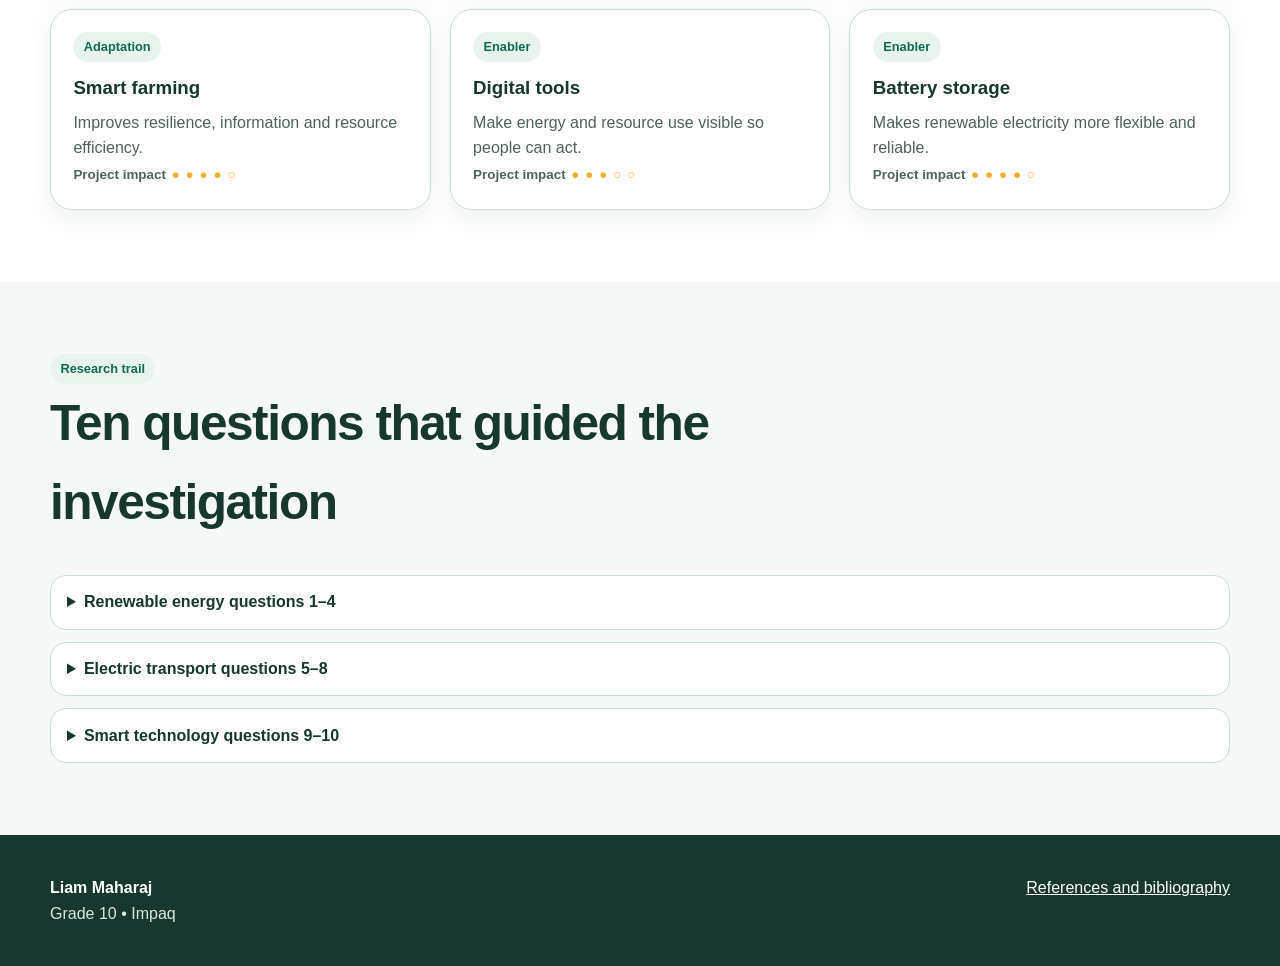
<file: CAT PAT Website 2026/technologies.html>
<!DOCTYPE html>

<html lang="en"><head><meta charset="utf-8"/><meta content="width=device-width,initial-scale=1" name="viewport"/><meta content="Comparison of climate technologies for a Grade 10 CAT PAT." name="description"/><title>Technologies | Climate Technology PAT</title><link href="styles.css" rel="stylesheet"/><script defer="" src="script.js"></script></head><body><div aria-hidden="true" class="progress"></div><a class="skip-link" href="#main">Skip to content</a><header class="site-header"><nav class="nav-wrap"><a class="brand" href="index.html"><span class="brand-mark">LM</span><span>CAT PAT 2026</span></a><button aria-controls="nav" aria-expanded="false" class="menu-btn">Menu</button><div class="nav-links" id="nav"><a href="index.html">Home</a><a aria-current="page" href="technologies.html">Technologies</a><a href="findings.html">Findings</a><a href="future.html">Future vision</a><a href="sources.html">Sources</a></div><button aria-label="Switch light or dark theme" class="theme-btn" title="Switch theme" type="button">◐</button></nav></header><main id="main">
<section class="hero"><div class="hero-inner"><div><span class="eyebrow">Research findings</span><h1>How technology helps</h1><p>Each solution contributes differently. Some reduce emissions, while others help people adapt, conserve resources or change behaviour.</p></div><div class="hero-visual"><div class="orbit"></div><div class="tech-icon i1">🌬️</div><div class="tech-icon i2">🔋</div><div class="tech-icon i3">💧</div><div class="tech-icon i4">📱</div><div class="globe">Mitigate<br/>&amp; adapt</div></div></div></section><section class="section" id="click-learn"><div class="container"><div class="section-head reveal"><span class="tag">Click to learn</span><h2>Interactive technology fact cards</h2><p>Select a card to reveal a deeper explanation. Select it again to return to the summary.</p></div><div class="flip-grid"><article aria-pressed="false" class="info-card reveal" role="button" tabindex="0"><div class="info-card-inner"><div class="info-face"><div class="icon">☀️</div><h3>Solar energy</h3><p>Converts sunlight into electricity without burning fuel during operation.</p><p class="tap-hint">Click for more information</p></div><div class="info-face info-back"><h3>Why it matters</h3><p>Solar can be installed at household, school, business or utility scale. Storage and grid improvements help manage times when sunlight is unavailable.</p><p class="tap-hint">Click to close</p></div></div></article><article aria-pressed="false" class="info-card reveal" role="button" tabindex="0"><div class="info-card-inner"><div class="info-face"><div class="icon">⚡</div><h3>Electric vehicles</h3><p>Use batteries and electric motors instead of only petrol or diesel engines.</p><p class="tap-hint">Click for more information</p></div><div class="info-face info-back"><h3>Whole-system view</h3><p>EVs produce no tailpipe emissions while driving. Their total benefit increases when charging electricity comes from lower-emission sources.</p><p class="tap-hint">Click to close</p></div></div></article><article aria-pressed="false" class="info-card reveal" role="button" tabindex="0"><div class="info-card-inner"><div class="info-face"><div class="icon">♻️</div><h3>Recycling systems</h3><p>Sort and recover useful materials instead of sending everything to landfill.</p><p class="tap-hint">Click for more information</p></div><div class="info-face info-back"><h3>Circular value</h3><p>Recycling can reduce waste and demand for raw materials, but it depends on correct separation, collection facilities and public participation.</p><p class="tap-hint">Click to close</p></div></div></article><article aria-pressed="false" class="info-card reveal" role="button" tabindex="0"><div class="info-card-inner"><div class="info-face"><div class="icon">🌾</div><h3>Smart farming</h3><p>Uses information and efficient resource management to strengthen agriculture.</p><p class="tap-hint">Click for more information</p></div><div class="info-face info-back"><h3>Adaptation role</h3><p>Climate information, irrigation planning and appropriate local practices can improve resilience to drought, heat and changing rainfall.</p><p class="tap-hint">Click to close</p></div></div></article><article aria-pressed="false" class="info-card reveal" role="button" tabindex="0"><div class="info-card-inner"><div class="info-face"><div class="icon">📱</div><h3>Digital tools</h3><p>Provide feedback about electricity, water or environmental behaviour.</p><p class="tap-hint">Click for more information</p></div><div class="info-face info-back"><h3>Information to action</h3><p>Smart meters and applications are most useful when information is understandable and users act on it.</p><p class="tap-hint">Click to close</p></div></div></article><article aria-pressed="false" class="info-card reveal" role="button" tabindex="0"><div class="info-card-inner"><div class="info-face"><div class="icon">🔋</div><h3>Battery storage</h3><p>Stores electricity so it can be used later.</p><p class="tap-hint">Click for more information</p></div><div class="info-face info-back"><h3>Enabling renewable power</h3><p>Storage improves flexibility and reliability, but cost, material sourcing and responsible end-of-life management remain important.</p><p class="tap-hint">Click to close</p></div></div></article></div></div></section>
<section class="section"><div class="container"><div class="tech-list"><article class="tech-panel reveal"><span class="tag">Mitigation</span><h3>Solar and wind energy</h3><p>Renewable sources emit little to no greenhouse gases during operation and can replace fossil-fuel electricity.</p><ul><li><strong>Advantages:</strong> low operating emissions, widely available resources, improved energy security.</li><li><strong>Challenges:</strong> weather variability, upfront costs, storage and grid requirements.</li><li><strong>Assessment:</strong> strongest large-scale potential when supported by storage.</li></ul></article><article class="tech-panel reveal"><span class="tag">Cleaner transport</span><h3>Electric vehicles</h3><p>Electric vehicles use batteries and motors and produce no tailpipe emissions while running on electricity.</p><ul><li><strong>Advantages:</strong> cleaner local air and high energy efficiency.</li><li><strong>Challenges:</strong> price, charging access, charging time and range concerns.</li><li><strong>Assessment:</strong> most effective when charged with renewable electricity.</li></ul></article><article class="tech-panel reveal"><span class="tag">Circular economy</span><h3>Recycling technology</h3><p>Sorting and recovery systems reduce landfill waste and lower demand for newly extracted materials.</p><ul><li><strong>Advantages:</strong> conserves resources and reduces waste.</li><li><strong>Challenges:</strong> correct separation, infrastructure and public participation.</li><li><strong>Assessment:</strong> an important supporting solution.</li></ul></article><article class="tech-panel reveal"><span class="tag">Adaptation</span><h3>Climate-smart agriculture</h3><p>Climate information, efficient water management and appropriate technologies can improve resilience and food security.</p><ul><li><strong>Advantages:</strong> better water use, planning and resilience.</li><li><strong>Challenges:</strong> solutions must suit local conditions and require knowledge and finance.</li><li><strong>Assessment:</strong> especially important for drought, heat and changing rainfall.</li></ul></article><article class="tech-panel reveal"><span class="tag">Behaviour change</span><h3>Digital tools</h3><p>Smart meters, connected devices and mobile applications can give feedback about energy use and support better decisions.</p><ul><li><strong>Advantages:</strong> immediate information and improved awareness.</li><li><strong>Challenges:</strong> information only helps when users act and technology is accessible.</li><li><strong>Assessment:</strong> strengthens other solutions rather than replacing them.</li></ul></article><article class="tech-panel reveal"><span class="tag">Enabling solution</span><h3>Battery storage</h3><p>Storage can save renewable electricity for use when sunlight or wind is unavailable.</p><ul><li><strong>Advantages:</strong> improves reliability and supports electric transport.</li><li><strong>Challenges:</strong> cost, materials and responsible end-of-life management.</li><li><strong>Assessment:</strong> essential for a more flexible clean-energy system.</li></ul></article></div></div></section>
<section class="section alt" id="comparison"><div class="container"><div class="section-head reveal"><span class="tag">Interactive comparison</span><h2>Choose what each technology contributes</h2><p>Filter the cards by climate purpose. The ratings are a clear project judgement based on the research, not a universal ranking.</p></div><div aria-label="Filter technologies" class="compare-tools" role="group"><button aria-pressed="true" class="filter-btn active" data-filter="all">All</button><button aria-pressed="false" class="filter-btn" data-filter="mitigation">Mitigation</button><button aria-pressed="false" class="filter-btn" data-filter="adaptation">Adaptation</button><button aria-pressed="false" class="filter-btn" data-filter="enabler">Enabling technology</button></div><div class="grid grid-3"><article class="card compare-card reveal" data-type="mitigation enabler"><span class="tag">Mitigation</span><h3>Renewable energy</h3><p>Replaces fossil-fuel electricity and enables cleaner transport.</p><p class="score">Project impact <span class="score-dots">● ● ● ● ●</span></p></article><article class="card compare-card reveal" data-type="mitigation"><span class="tag">Mitigation</span><h3>Electric vehicles</h3><p>Reduce operating emissions, especially with renewable charging.</p><p class="score">Project impact <span class="score-dots">● ● ● ● ○</span></p></article><article class="card compare-card reveal" data-type="mitigation enabler"><span class="tag">Circular</span><h3>Recycling systems</h3><p>Reduce waste and demand for newly extracted materials.</p><p class="score">Project impact <span class="score-dots">● ● ● ○ ○</span></p></article><article class="card compare-card reveal" data-type="adaptation mitigation"><span class="tag">Adaptation</span><h3>Smart farming</h3><p>Improves resilience, information and resource efficiency.</p><p class="score">Project impact <span class="score-dots">● ● ● ● ○</span></p></article><article class="card compare-card reveal" data-type="enabler"><span class="tag">Enabler</span><h3>Digital tools</h3><p>Make energy and resource use visible so people can act.</p><p class="score">Project impact <span class="score-dots">● ● ● ○ ○</span></p></article><article class="card compare-card reveal" data-type="enabler mitigation"><span class="tag">Enabler</span><h3>Battery storage</h3><p>Makes renewable electricity more flexible and reliable.</p><p class="score">Project impact <span class="score-dots">● ● ● ● ○</span></p></article></div></div></section><section class="section"><div class="container"><div class="section-head reveal"><span class="tag">Research trail</span><h2>Ten questions that guided the investigation</h2></div><div class="research-questions"><details><summary>Renewable energy questions 1–4</summary><p>Which green technologies reduce emissions? How effective is solar? What benefits do renewables have over fossil fuels? What future share of electricity could renewables provide?</p></details><details><summary>Electric transport questions 5–8</summary><p>How do EVs reduce air pollution? How do emissions compare? What prevents adoption? Which factors influence the emissions reduction?</p></details><details><summary>Smart technology questions 9–10</summary><p>How does technology support adaptation to extreme conditions? How do apps and smart devices encourage environmentally friendly behaviour?</p></details></div></div></section></main><button aria-label="Back to top" class="back-top">↑</button><footer class="footer"><div class="footer-inner"><div><strong>Liam Maharaj</strong><br/>Grade 10 • Impaq</div><div><a href="sources.html" style="color:#fff">References and bibliography</a></div></div></footer></body></html>
</file>
<file: CAT PAT Website 2026/styles.css>
:root{--ink:#17372f;--green:#0f6b53;--green2:#2f8a69;--pale:#e8f3ee;--sky:#2e86ab;--gold:#f2b134;--coral:#d86a5a;--purple:#7b67a6;--paper:#f6f8f7;--white:#fff;--muted:#64756e;--line:#cbdcd3;--shadow:0 14px 36px rgba(20,63,51,.12);--radius:22px}
*{box-sizing:border-box}html{scroll-behavior:smooth}body{margin:0;font-family:Arial,Helvetica,sans-serif;color:var(--ink);background:var(--paper);line-height:1.6}img,svg{max-width:100%}a{color:var(--green)}a:focus-visible,button:focus-visible{outline:3px solid var(--gold);outline-offset:3px}.skip-link{position:absolute;left:-9999px}.skip-link:focus{left:1rem;top:1rem;background:#fff;padding:.8rem;z-index:1000}.site-header{position:sticky;top:0;z-index:100;background:rgba(255,255,255,.95);backdrop-filter:blur(10px);border-bottom:1px solid var(--line)}.nav-wrap{max-width:1180px;margin:auto;display:flex;align-items:center;justify-content:space-between;padding:.7rem 1rem}.brand{display:flex;align-items:center;gap:.75rem;text-decoration:none;color:var(--ink);font-weight:800}.brand-mark{width:42px;height:42px;display:grid;place-items:center;border-radius:14px;background:linear-gradient(135deg,var(--green),var(--green2));color:#fff;font-size:1.3rem}.nav-links{display:flex;gap:.25rem;align-items:center}.nav-links a{padding:.6rem .85rem;border-radius:999px;text-decoration:none;font-weight:700;color:var(--ink)}.nav-links a:hover,.nav-links a[aria-current=page]{background:var(--pale);color:var(--green)}.menu-btn{display:none;border:0;background:var(--pale);padding:.65rem .8rem;border-radius:12px;font-weight:800;color:var(--ink)}
.hero{position:relative;overflow:hidden;background:radial-gradient(circle at 85% 20%,rgba(242,177,52,.22),transparent 26%),linear-gradient(135deg,#e4f2eb 0%,#f8fbf9 55%,#dceee5 100%);padding:5.5rem 1rem 4.5rem}.hero-inner{max-width:1180px;margin:auto;display:grid;grid-template-columns:1.25fr .75fr;align-items:center;gap:3rem}.eyebrow{display:inline-flex;gap:.5rem;align-items:center;background:#fff;border:1px solid var(--line);border-radius:999px;padding:.45rem .8rem;font-weight:800;color:var(--green);font-size:.9rem}.hero h1{margin:.9rem 0 1rem;font-size:clamp(2.3rem,5vw,4.6rem);line-height:1.03;letter-spacing:-.04em}.hero p{font-size:1.15rem;color:#3e554d;max-width:760px}.actions{display:flex;gap:.8rem;flex-wrap:wrap;margin-top:1.5rem}.btn{display:inline-flex;align-items:center;justify-content:center;gap:.5rem;text-decoration:none;border-radius:999px;padding:.8rem 1.15rem;font-weight:800;border:2px solid var(--green);background:var(--green);color:#fff}.btn.secondary{background:transparent;color:var(--green)}.hero-visual{min-height:360px;position:relative;border-radius:32px;background:linear-gradient(160deg,#fff,#dceee5);box-shadow:var(--shadow);border:1px solid #bed4c8;display:grid;place-items:center}.orbit{position:absolute;border:2px dashed rgba(15,107,83,.25);border-radius:50%;inset:34px}.tech-icon{position:absolute;width:72px;height:72px;border-radius:22px;background:#fff;display:grid;place-items:center;font-size:2rem;box-shadow:0 9px 20px rgba(20,63,51,.16)}.i1{top:25px;left:48%}.i2{right:25px;top:45%}.i3{bottom:25px;left:46%}.i4{left:25px;top:45%}.globe{width:175px;height:175px;border-radius:50%;background:linear-gradient(135deg,var(--sky),#6bb796);display:grid;place-items:center;color:#fff;font-weight:900;font-size:1.5rem;text-align:center;box-shadow:0 16px 38px rgba(46,134,171,.28)}
.section{padding:4.5rem 1rem}.section.alt{background:#fff}.container{max-width:1180px;margin:auto}.section-head{max-width:800px;margin-bottom:2rem}.section-head h2{font-size:clamp(2rem,4vw,3.1rem);margin:0 0 .6rem;letter-spacing:-.03em}.section-head p{color:var(--muted);font-size:1.08rem}.focus{background:var(--ink);color:#fff;border-radius:var(--radius);padding:2rem;box-shadow:var(--shadow)}.focus small{color:#b9d6c9;text-transform:uppercase;letter-spacing:.13em;font-weight:800}.focus blockquote{margin:.7rem 0 0;font-size:clamp(1.45rem,3vw,2.3rem);line-height:1.25;font-weight:800}.grid{display:grid;gap:1.2rem}.grid-3{grid-template-columns:repeat(3,1fr)}.grid-4{grid-template-columns:repeat(4,1fr)}.card{background:#fff;border:1px solid var(--line);border-radius:var(--radius);padding:1.4rem;box-shadow:0 8px 24px rgba(20,63,51,.08)}.card h3{margin:.65rem 0 .45rem}.card p{margin:0;color:#4f625b}.icon{width:52px;height:52px;border-radius:17px;display:grid;place-items:center;font-size:1.6rem;background:var(--pale)}.tag{display:inline-flex;padding:.3rem .65rem;border-radius:999px;background:var(--pale);color:var(--green);font-size:.8rem;font-weight:800}.metric-grid{display:grid;grid-template-columns:repeat(4,1fr);gap:1rem}.metric{background:#fff;border:1px solid var(--line);border-radius:20px;padding:1.25rem;text-align:center}.metric strong{display:block;font-size:2.1rem;color:var(--green)}.metric span{color:var(--muted);font-weight:700}.note{border-left:5px solid var(--gold);background:#fff8e4;padding:1rem 1.2rem;border-radius:0 15px 15px 0;color:#5a4a1b}.chart-grid{display:grid;grid-template-columns:1fr 1fr;gap:1.2rem}.chart-card{background:#fff;border:1px solid var(--line);border-radius:var(--radius);padding:1.35rem;box-shadow:0 8px 24px rgba(20,63,51,.08)}.chart-card h3{margin:.1rem 0 .1rem}.chart-card .sub{font-size:.9rem;color:var(--muted)}.bars{margin-top:1.1rem;display:grid;gap:.7rem}.bar-row{display:grid;grid-template-columns:150px 1fr 42px;gap:.7rem;align-items:center}.bar-track{height:15px;background:#edf3f0;border-radius:999px;overflow:hidden}.bar-fill{height:100%;border-radius:999px;background:linear-gradient(90deg,var(--green),#65b58f);width:0;transition:width 1s ease}.bar-value{font-weight:800;color:var(--green)}.scale{display:flex;gap:.55rem;align-items:flex-end;height:170px;padding-top:1rem}.column{flex:1;display:flex;flex-direction:column;justify-content:flex-end;align-items:center;height:100%;gap:.3rem}.column .col{width:62%;background:linear-gradient(var(--sky),#7ab8d0);border-radius:10px 10px 3px 3px;height:0;transition:height 1s ease}.column b{color:var(--sky)}
.tech-list{display:grid;grid-template-columns:1fr 1fr;gap:1.2rem}.tech-panel{background:#fff;border-radius:var(--radius);border:1px solid var(--line);padding:1.5rem;position:relative;overflow:hidden}.tech-panel::after{content:"";position:absolute;width:130px;height:130px;border-radius:50%;right:-45px;top:-45px;background:var(--pale)}.tech-panel h3,.tech-panel p,.tech-panel ul{position:relative;z-index:1}.tech-panel ul{padding-left:1.25rem;margin-bottom:0}.pathway{display:grid;grid-template-columns:repeat(4,1fr);gap:1rem;counter-reset:step}.step{background:#fff;border:1px solid var(--line);border-radius:20px;padding:1.25rem;position:relative}.step::before{counter-increment:step;content:counter(step);display:grid;place-items:center;width:38px;height:38px;border-radius:50%;background:var(--green);color:#fff;font-weight:900}.step h3{margin:.8rem 0 .35rem}.source-list{display:grid;gap:.9rem}.source{display:flex;justify-content:space-between;gap:1rem;align-items:center;background:#fff;border:1px solid var(--line);padding:1rem 1.2rem;border-radius:16px}.source a{font-weight:800}.back-top{position:fixed;right:1rem;bottom:1rem;width:46px;height:46px;border-radius:50%;border:0;background:var(--green);color:#fff;font-size:1.2rem;box-shadow:var(--shadow);display:none}.footer{background:var(--ink);color:#d9e8e1;padding:2.5rem 1rem}.footer-inner{max-width:1180px;margin:auto;display:flex;justify-content:space-between;gap:1rem;flex-wrap:wrap}.footer strong{color:#fff}.small{font-size:.88rem;color:var(--muted)}
.reveal{opacity:0;transform:translateY(18px);transition:.65s ease}.reveal.visible{opacity:1;transform:none}
@media(max-width:900px){.hero-inner,.grid-3,.grid-4,.metric-grid,.chart-grid,.tech-list,.pathway{grid-template-columns:1fr 1fr}.hero-visual{min-height:300px}.nav-links{position:absolute;top:64px;left:0;right:0;display:none;flex-direction:column;background:#fff;padding:1rem;border-bottom:1px solid var(--line)}.nav-links.open{display:flex}.menu-btn{display:block}}
@media(max-width:620px){.hero{padding-top:3.8rem}.hero-inner,.grid-3,.grid-4,.metric-grid,.chart-grid,.tech-list,.pathway{grid-template-columns:1fr}.hero-visual{min-height:280px}.bar-row{grid-template-columns:115px 1fr 32px}.brand span:last-child{font-size:.85rem}.section{padding:3.3rem 1rem}}
@media print{.site-header,.back-top,.actions{display:none!important}.section{padding:1.2rem 0}.card,.chart-card,.focus,.tech-panel{box-shadow:none;break-inside:avoid}body{background:#fff}}
/* Creative rubric-enhancement components */
.progress{position:fixed;top:0;left:0;height:4px;width:0;background:linear-gradient(90deg,var(--gold),var(--green));z-index:300;transition:width .08s linear}.theme-btn{border:1px solid var(--line);background:#fff;color:var(--ink);width:42px;height:42px;border-radius:14px;font-size:1.1rem;cursor:pointer}.kicker{font-size:.78rem;text-transform:uppercase;letter-spacing:.14em;color:var(--green);font-weight:900}.compare-tools{display:flex;gap:.6rem;flex-wrap:wrap;margin:1rem 0 1.5rem}.filter-btn{border:1px solid var(--line);background:#fff;border-radius:999px;padding:.55rem .85rem;font-weight:800;color:var(--ink);cursor:pointer}.filter-btn.active,.filter-btn:hover{background:var(--green);color:#fff;border-color:var(--green)}.compare-card[hidden]{display:none}.score{display:inline-flex;gap:.35rem;align-items:center;font-size:.84rem;font-weight:800;color:var(--green)}.score-dots{letter-spacing:.08em;color:var(--gold)}.research-questions{display:grid;gap:.75rem}.research-questions details{background:#fff;border:1px solid var(--line);border-radius:16px;padding:.85rem 1rem}.research-questions summary{font-weight:850;cursor:pointer;color:var(--ink)}.research-questions p{margin:.7rem 0 0;color:#4f625b}.dashboard-callout{display:grid;grid-template-columns:1fr auto;gap:1rem;align-items:center;background:linear-gradient(135deg,var(--ink),#28594b);color:#fff;border-radius:var(--radius);padding:1.5rem 1.7rem}.dashboard-callout strong{font-size:1.35rem}.dashboard-callout p{margin:.3rem 0 0;color:#d6e6df}.mini-table{width:100%;border-collapse:collapse;background:#fff;border-radius:16px;overflow:hidden}.mini-table th,.mini-table td{padding:.8rem;border-bottom:1px solid var(--line);text-align:left}.mini-table th{background:var(--pale);color:var(--green)}.mini-table tr:last-child td{border-bottom:0}.glossary{display:grid;grid-template-columns:repeat(3,1fr);gap:1rem}.term{background:#fff;border:1px solid var(--line);border-radius:16px;padding:1rem}.term dt{font-weight:900;color:var(--green)}.term dd{margin:.3rem 0 0;color:#4f625b}.no-js{background:#fff3cd;color:#5f4b00;padding:.8rem;text-align:center;font-weight:700}.print-btn{cursor:pointer}.dark{--paper:#10231d;--white:#17372f;--ink:#f1f7f4;--muted:#bdd0c7;--line:#345d50;--pale:#234b3f}.dark body,.dark .section.alt{background:#10231d}.dark .site-header{background:rgba(16,35,29,.96)}.dark .card,.dark .chart-card,.dark .tech-panel,.dark .source,.dark .metric,.dark .step,.dark .research-questions details,.dark .filter-btn,.dark .theme-btn{background:#17372f;color:#f1f7f4}.dark .card p,.dark .tech-panel p,.dark .research-questions p,.dark .term dd{color:#d3e1db}.dark .hero{background:linear-gradient(135deg,#183d32,#10231d)}.dark .hero p{color:#d3e1db}.dark .hero-visual{background:linear-gradient(160deg,#224c40,#17372f)}.dark .nav-links a,.dark .brand{color:#f1f7f4}.dark .term{background:#17372f;border-color:#345d50}.dark .mini-table{background:#17372f}.dark .mini-table th{background:#234b3f}.dark .note{background:#514318;color:#fff1c4}
@media(max-width:900px){.glossary{grid-template-columns:1fr 1fr}.dashboard-callout{grid-template-columns:1fr}}
@media(max-width:620px){.glossary{grid-template-columns:1fr}.theme-btn{width:38px;height:38px}}
/* Click-to-learn cards and mini-game */
.flip-grid{display:grid;grid-template-columns:repeat(3,1fr);gap:1rem}.info-card{min-height:210px;perspective:1000px;cursor:pointer}.info-card-inner{position:relative;width:100%;height:100%;min-height:210px;transition:transform .62s;transform-style:preserve-3d}.info-card.flipped .info-card-inner{transform:rotateY(180deg)}.info-face{position:absolute;inset:0;backface-visibility:hidden;border:1px solid var(--line);border-radius:20px;padding:1.3rem;background:#fff;box-shadow:0 8px 24px rgba(20,63,51,.08);display:flex;flex-direction:column;justify-content:center}.info-back{transform:rotateY(180deg);background:linear-gradient(145deg,var(--ink),#28594b);color:#fff}.info-face h3{margin:.6rem 0 .35rem}.info-face p{margin:0}.info-back p{color:#dcebe4}.tap-hint{font-size:.78rem;font-weight:800;color:var(--green);margin-top:auto!important}.info-back .tap-hint{color:#c5e2d5}.game-shell{background:#fff;border:1px solid var(--line);border-radius:var(--radius);padding:1.4rem;box-shadow:var(--shadow)}.game-meta{display:flex;justify-content:space-between;gap:1rem;flex-wrap:wrap;margin-bottom:1rem}.game-stat{background:var(--pale);border-radius:999px;padding:.45rem .75rem;font-weight:800;color:var(--green)}.game-question{font-size:1.35rem;font-weight:850;margin:.7rem 0 1rem}.game-options{display:grid;grid-template-columns:1fr 1fr;gap:.75rem}.game-option{border:2px solid var(--line);background:#fff;color:var(--ink);border-radius:14px;padding:.85rem;text-align:left;font-weight:750;cursor:pointer}.game-option:hover{border-color:var(--green);background:var(--pale)}.game-option.correct{background:#dff5e8;border-color:#2d8a59;color:#174d31}.game-option.wrong{background:#fde5e2;border-color:#c85c51;color:#74322c}.game-feedback{min-height:1.8rem;margin:1rem 0 .4rem;font-weight:800}.game-controls{display:flex;gap:.75rem;flex-wrap:wrap}.game-result{display:none;text-align:center;padding:1.2rem}.game-result.show{display:block}.badge{display:inline-grid;place-items:center;width:92px;height:92px;border-radius:50%;background:linear-gradient(135deg,var(--gold),#f7d47d);color:#513d09;font-size:2rem;font-weight:900;margin-bottom:.75rem}.dark .info-face,.dark .game-shell,.dark .game-option{background:#17372f;color:#f1f7f4}.dark .info-back{background:linear-gradient(145deg,#28594b,#17372f)}
@media(max-width:900px){.flip-grid{grid-template-columns:1fr 1fr}}
@media(max-width:620px){.flip-grid,.game-options{grid-template-columns:1fr}}
</file>
